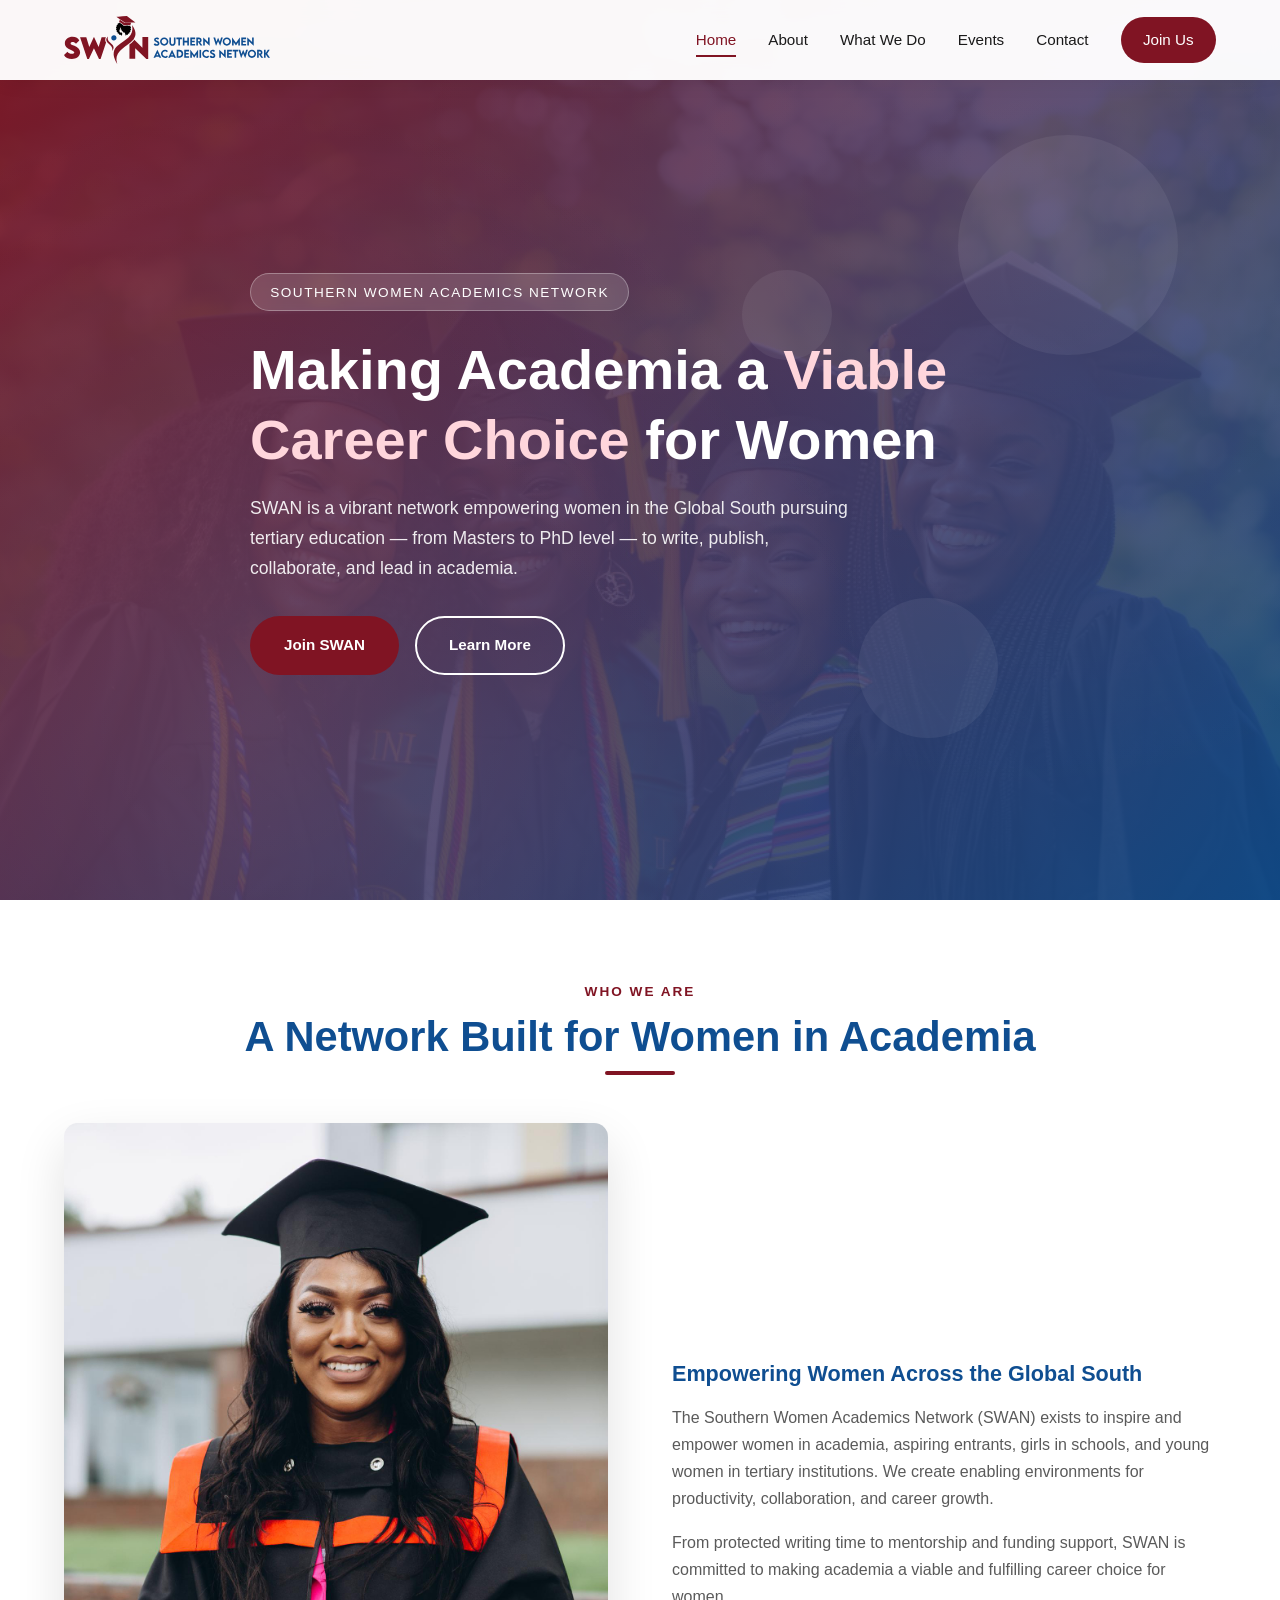
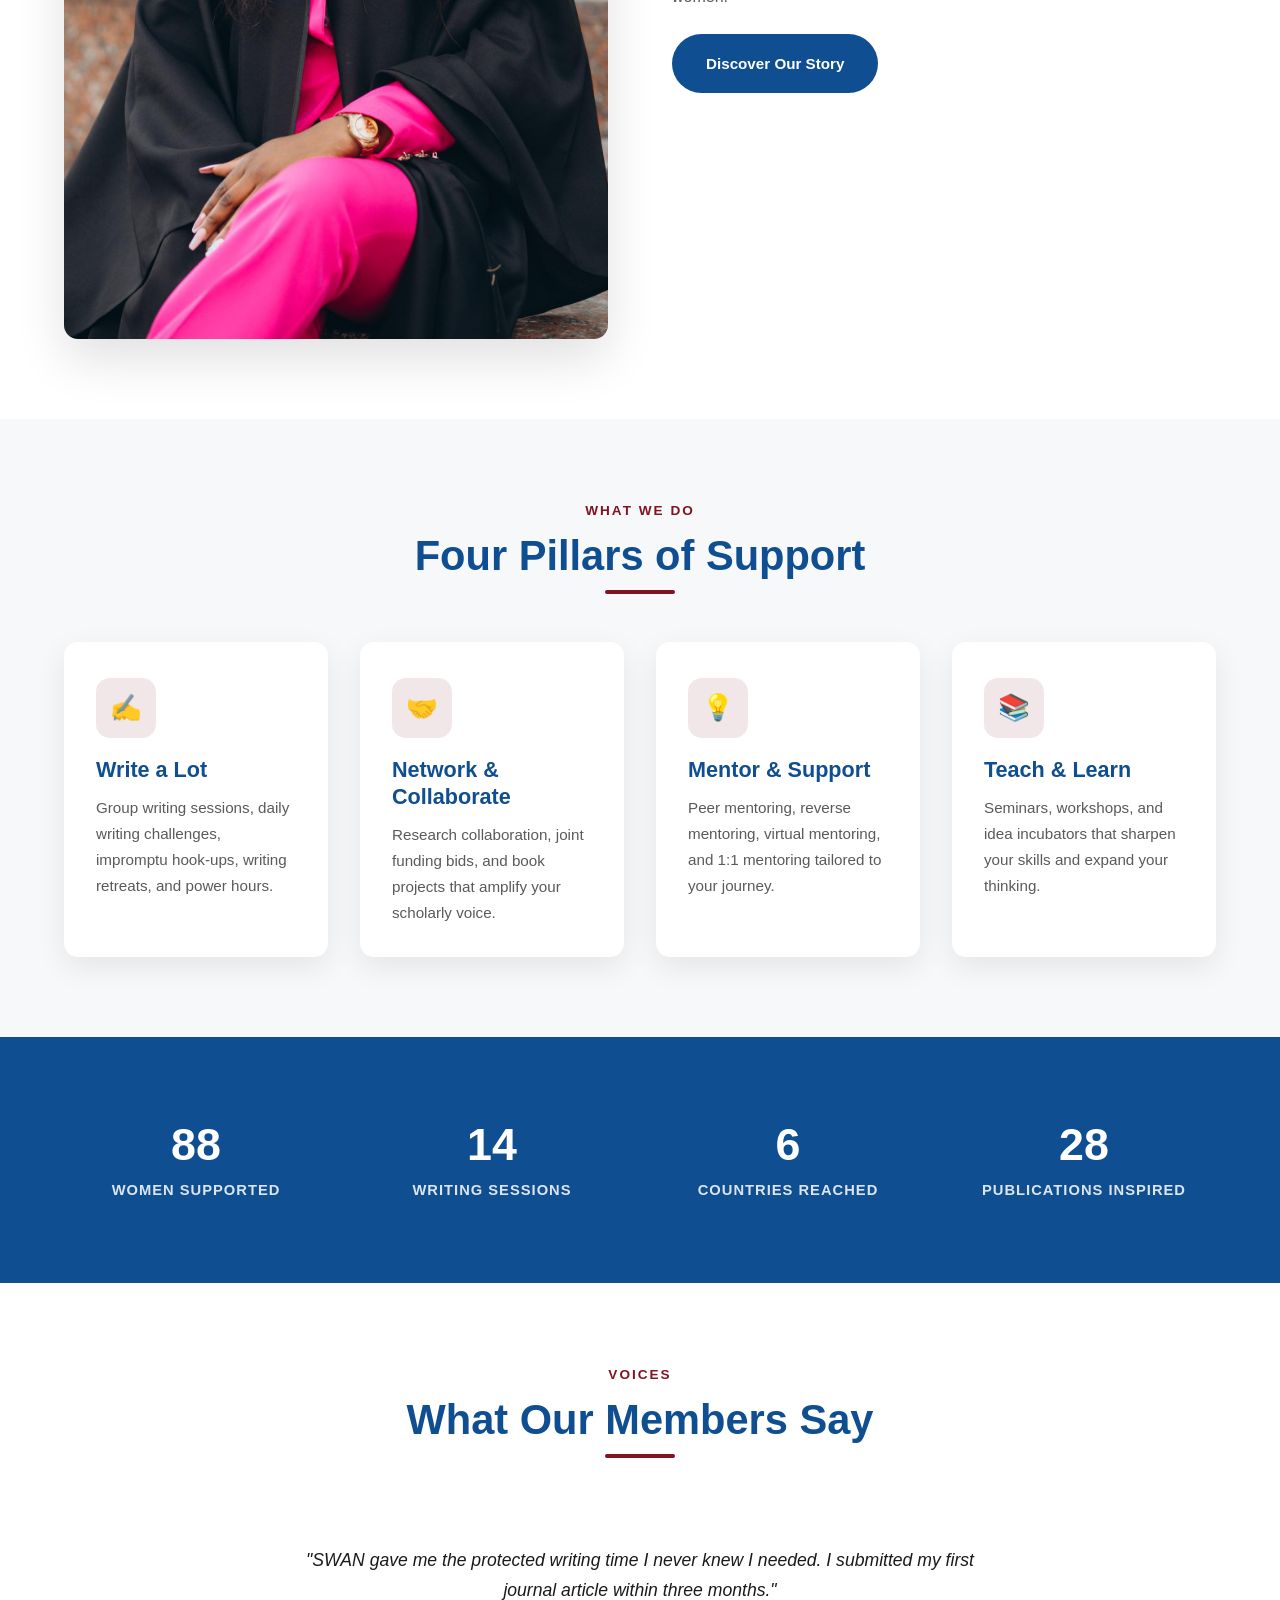
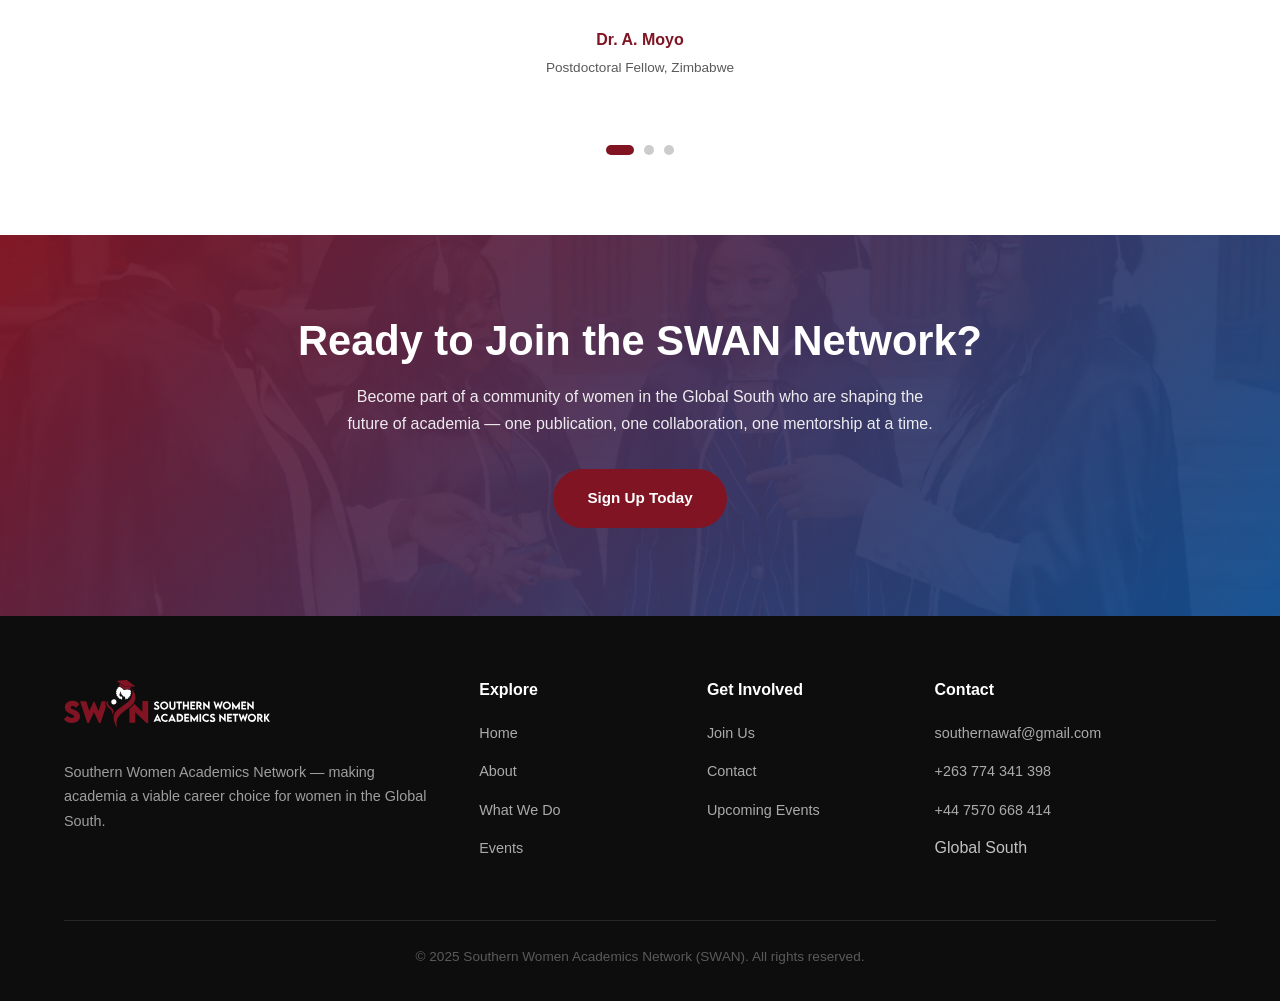
<file: index.html>
<!DOCTYPE html>
<html lang="en">
<head>
  <meta charset="UTF-8" />
  <meta name="viewport" content="width=device-width, initial-scale=1.0" />
  <title>SWAN | Southern Women Academics Network</title>
  <meta
    name="description"
    content="SWAN empowers women in the Global South pursuing tertiary education from Masters to PhD level. Making academia a viable career choice for women."
  />
  <link rel="stylesheet" href="style.css" />
  <link rel="icon" type="image/png" sizes="32x32" href="images/SWAN FAVICON 32px.png" />
<link rel="icon" type="image/png" sizes="180x180" href="images/SWAN FAVICON 180px.png" />
<link rel="apple-touch-icon" href="images/SWAN FAVICON 180px.png" />
</head>
<body>
  <!-- ===== HEADER ===== -->
  <header>
    <div class="container nav">
      <a href="index.html" class="logo">
         <img src="Images/SWAN Logo svg.svg" alt="SWAN Logo" />
      </a>
      <nav class="nav-links">
        <a href="index.html" class="active">Home</a>
        <a href="about.html">About</a>
        <a href="what-we-do.html">What We Do</a>
        <a href="events.html">Events</a>
        <a href="contact.html">Contact</a>
        <a href="join.html" class="nav-cta">Join Us</a>
      </nav>
      <button class="hamburger" aria-label="Toggle navigation">
        <span></span><span></span><span></span>
      </button>
    </div>
  </header>

  <!-- ===== HERO ===== -->
  <section class="hero">
    <div class="hero-shape one"></div>
    <div class="hero-shape two"></div>
    <div class="hero-shape three"></div>
    <div class="container hero-content">
      <span class="hero-badge">Southern Women Academics Network</span>
      <h1>Making Academia a <span>Viable Career Choice</span> for Women</h1>
      <p>
        SWAN is a vibrant network empowering women in the Global South pursuing
        tertiary education — from Masters to PhD level — to write, publish,
        collaborate, and lead in academia.
      </p>
      <div class="hero-buttons">
        <a href="join.html" class="btn btn-primary">Join SWAN</a>
        <a href="about.html" class="btn btn-outline">Learn More</a>
      </div>
    </div>
  </section>

  <!-- ===== INTRO ===== -->
  <section>
    <div class="container">
      <div class="section-title reveal">
        <span>Who We Are</span>
        <h2>A Network Built for Women in Academia</h2>
      </div>
      <div class="about-flex">
        <div class="about-img reveal">
          <img
            src="Images/pink-suit-graduate.jpg"
            alt="Women collaborating in academia"
          />
        </div>
        <div class="reveal">
          <h3>Empowering Women Across the Global South</h3>
          <p style="margin: 1rem 0">
            The Southern Women Academics Network (SWAN) exists to inspire and
            empower women in academia, aspiring entrants, girls in schools, and
            young women in tertiary institutions. We create enabling environments
            for productivity, collaboration, and career growth.
          </p>
          <p style="margin-bottom: 1.5rem">
            From protected writing time to mentorship and funding support, SWAN
            is committed to making academia a viable and fulfilling career
            choice for women.
          </p>
          <a href="about.html" class="btn btn-blue">Discover Our Story</a>
        </div>
      </div>
    </div>
  </section>

  <!-- ===== WHAT WE DO PREVIEW ===== -->
  <section class="bg-light">
    <div class="container">
      <div class="section-title reveal">
        <span>What We Do</span>
        <h2>Four Pillars of Support</h2>
      </div>
      <div class="grid grid-4">
        <div class="card reveal">
          <div class="card-icon">✍️</div>
          <h3>Write a Lot</h3>
          <p>
            Group writing sessions, daily writing challenges, impromptu
            hook-ups, writing retreats, and power hours.
          </p>
        </div>
        <div class="card reveal">
          <div class="card-icon">🤝</div>
          <h3>Network & Collaborate</h3>
          <p>
            Research collaboration, joint funding bids, and book projects that
            amplify your scholarly voice.
          </p>
        </div>
        <div class="card reveal">
          <div class="card-icon">💡</div>
          <h3>Mentor & Support</h3>
          <p>
            Peer mentoring, reverse mentoring, virtual mentoring, and 1:1
            mentoring tailored to your journey.
          </p>
        </div>
        <div class="card reveal">
          <div class="card-icon">📚</div>
          <h3>Teach & Learn</h3>
          <p>
            Seminars, workshops, and idea incubators that sharpen your skills
            and expand your thinking.
          </p>
        </div>
      </div>
    </div>
  </section>

  <!-- ===== STATS ===== -->
  <section class="bg-blue">
    <div class="container">
      <div class="stats-grid">
        <div class="stat reveal">
          <h3 class="counter" data-target="250">0</h3>
          <p>Women Supported</p>
        </div>
        <div class="stat reveal">
          <h3 class="counter" data-target="40">0</h3>
          <p>Writing Sessions</p>
        </div>
        <div class="stat reveal">
          <h3 class="counter" data-target="15">0</h3>
          <p>Countries Reached</p>
        </div>
        <div class="stat reveal">
          <h3 class="counter" data-target="80">0</h3>
          <p>Publications Inspired</p>
        </div>
      </div>
    </div>
  </section>

  <!-- ===== TESTIMONIALS ===== -->
  <section>
    <div class="container">
      <div class="section-title reveal">
        <span>Voices</span>
        <h2>What Our Members Say</h2>
      </div>
      <div class="testimonial-slider reveal">
        <div class="testimonial-track">
          <div class="testimonial">
            <p>
              "SWAN gave me the protected writing time I never knew I needed. I
              submitted my first journal article within three months."
            </p>
            <h4>Dr. A. Moyo</h4>
            <span>Postdoctoral Fellow, Zimbabwe</span>
          </div>
          <div class="testimonial">
            <p>
              "The mentorship I received through SWAN transformed my PhD journey.
              I felt seen, supported, and pushed to excel."
            </p>
            <h4>L. Nkosi</h4>
            <span>PhD Candidate, South Africa</span>
          </div>
          <div class="testimonial">
            <p>
              "Being part of a network of women who understand the challenges of
              academia in the Global South is priceless."
            </p>
            <h4>Dr. F. Adeyemi</h4>
            <span>Lecturer, Nigeria</span>
          </div>
        </div>
        <div class="slider-dots">
          <button class="dot active" aria-label="Slide 1"></button>
          <button class="dot" aria-label="Slide 2"></button>
          <button class="dot" aria-label="Slide 3"></button>
        </div>
      </div>
    </div>
  </section>

  <!-- ===== CTA ===== -->
  <section class="cta-banner">
    <div class="container reveal">
      <h2>Ready to Join the SWAN Network?</h2>
      <p>
        Become part of a community of women in the Global South who are shaping
        the future of academia — one publication, one collaboration, one
        mentorship at a time.
      </p>
      <a href="join.html" class="btn btn-primary">Sign Up Today</a>
    </div>
  </section>

  <!-- ===== FOOTER ===== -->
  <footer>
    <div class="container">
      <div class="footer-grid">
        <div class="footer-brand">
          <div class="logo">
            <a href="index.html" class="logo">
         <img src="Images/SWAN White Logo svg.svg" alt="SWAN Logo" />
      </a>
          </div>
          <p>
            Southern Women Academics Network — making academia a viable career
            choice for women in the Global South.
          </p>
        </div>
        <div class="footer-col">
          <h4>Explore</h4>
          <ul>
            <li><a href="index.html">Home</a></li>
            <li><a href="about.html">About</a></li>
            <li><a href="what-we-do.html">What We Do</a></li>
            <li><a href="events.html">Events</a></li>
          </ul>
        </div>
        <div class="footer-col">
          <h4>Get Involved</h4>
          <ul>
            <li><a href="join.html">Join Us</a></li>
            <li><a href="contact.html">Contact</a></li>
            <li><a href="events.html">Upcoming Events</a></li>
          </ul>
        </div>
        <div class="footer-col">
          <h4>Contact</h4>
          <ul>
            <li><a href="mailto:southernawaf@gmail.com">southernawaf@gmail.com</a></li>
            <li><a href="tel:+263 774 341 398">+263 774 341 398</a></li>
             <li><a href="tel:+44 7570 668 414">+44 7570 668 414</a></li>
            <li>Global South</li>
          </ul>
        </div>
      </div>
      <div class="footer-bottom">
        <p>&copy; 2025 Southern Women Academics Network (SWAN). All rights reserved.</p>
      </div>
    </div>
  </footer>

  <script src="script.js"></script>
</body>
</html>
</file>
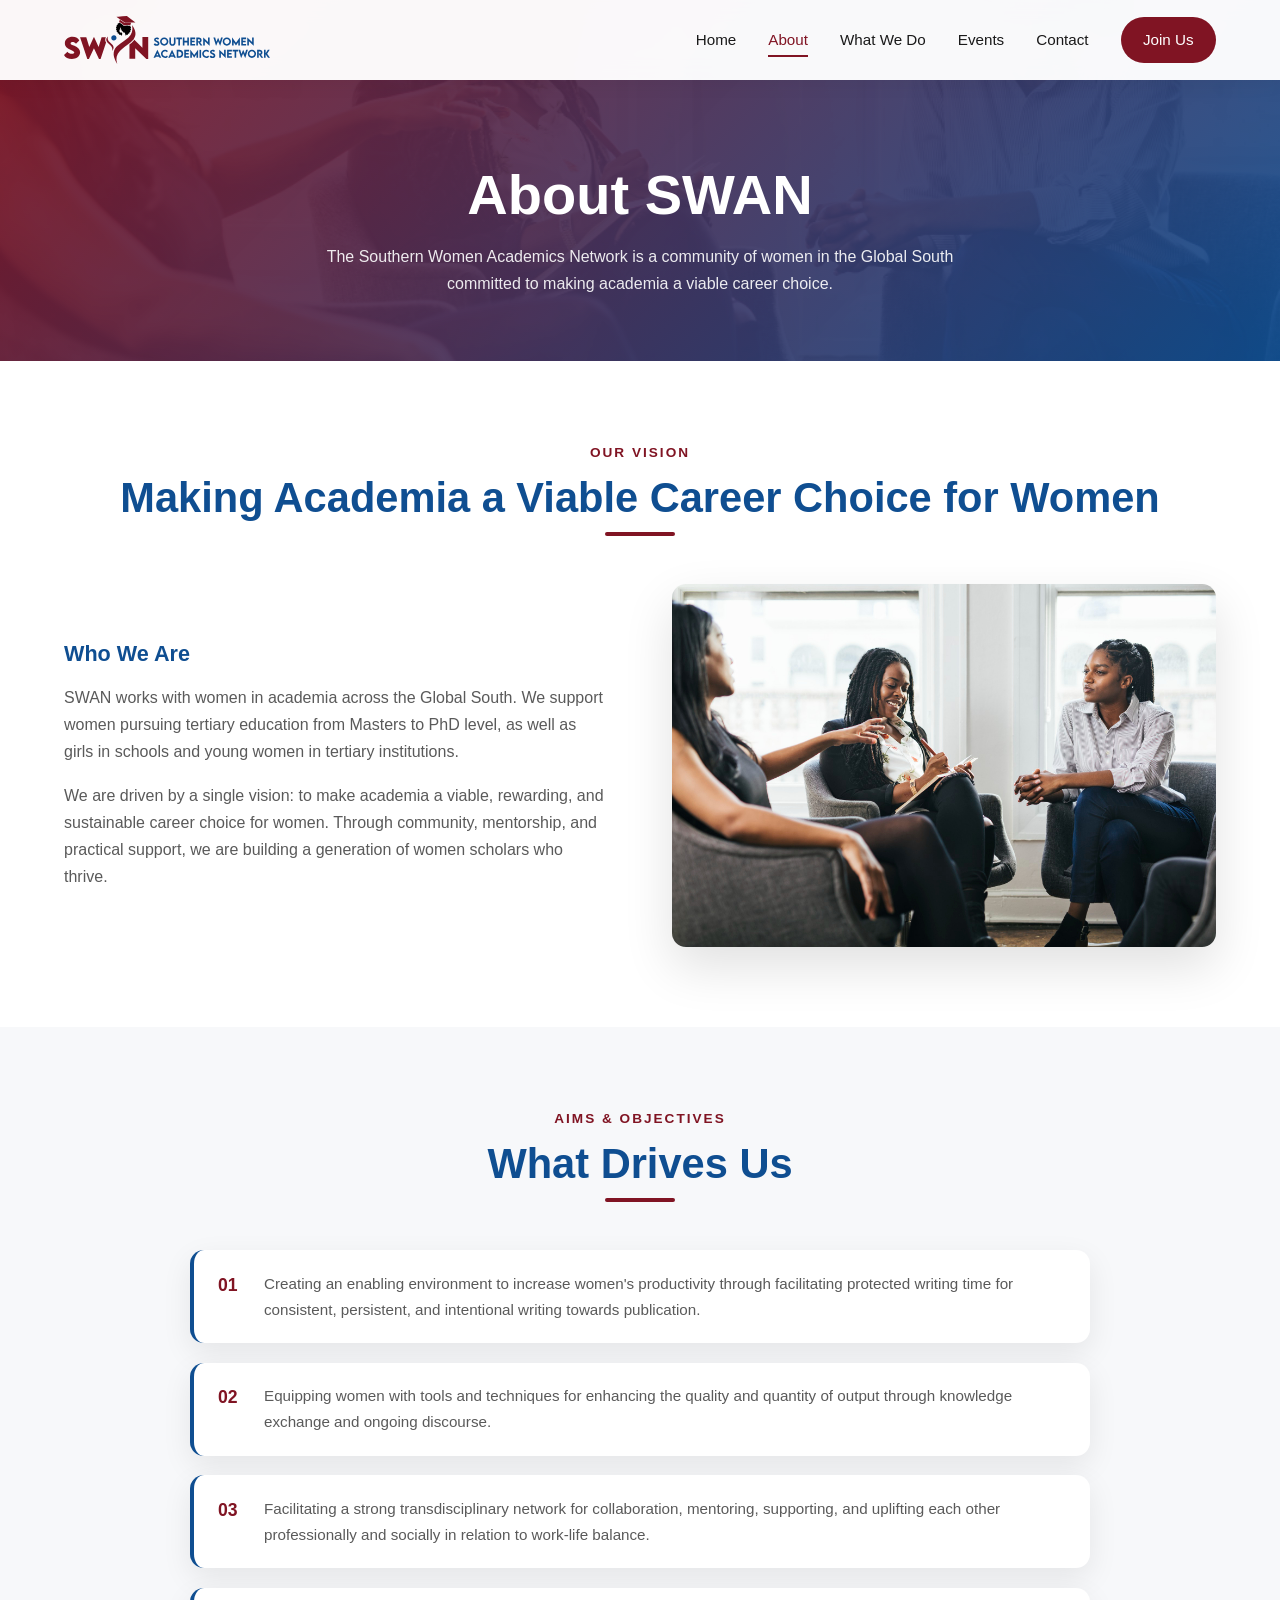
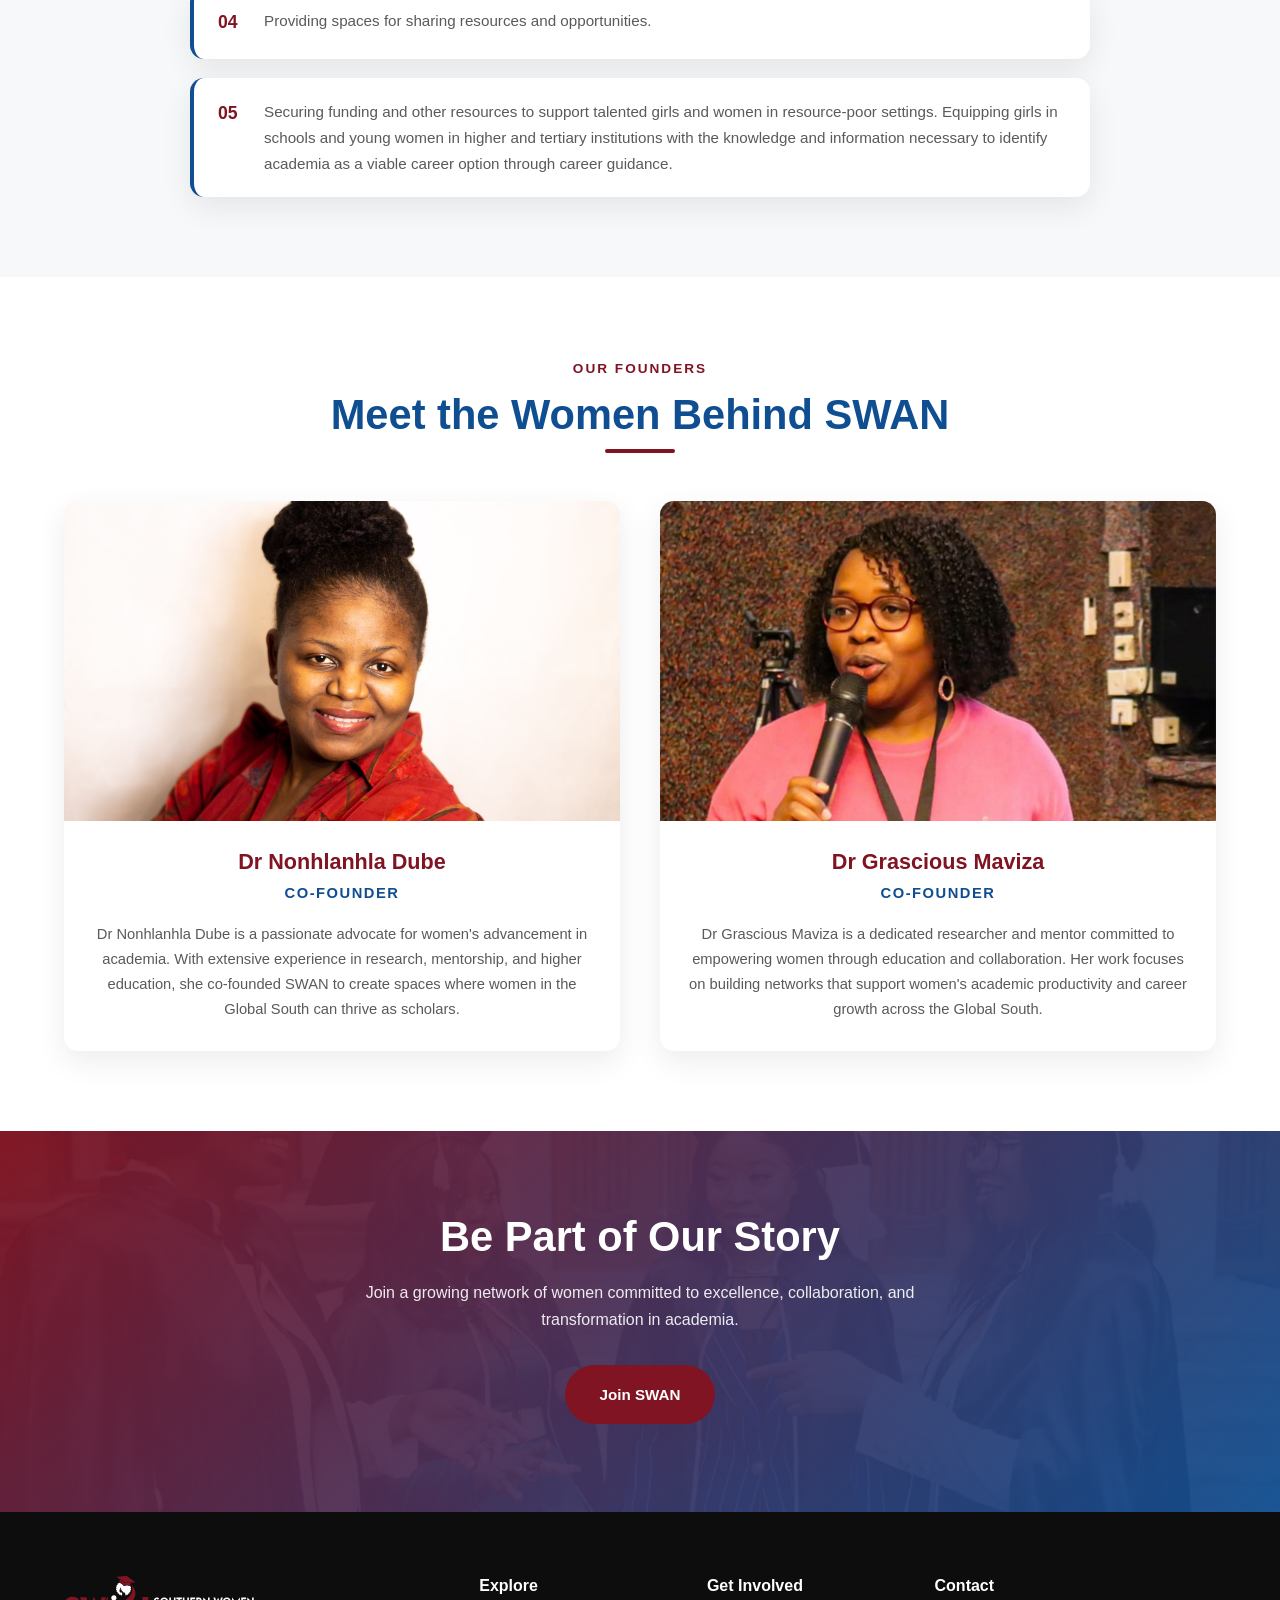
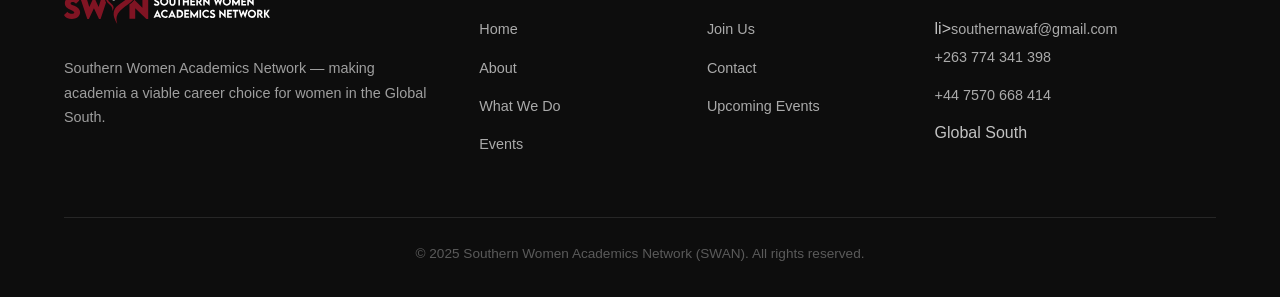
<file: about.html>
<!DOCTYPE html>
<html lang="en">
<head>
  <meta charset="UTF-8" />
  <meta name="viewport" content="width=device-width, initial-scale=1.0" />
  <title>About | SWAN</title>
  <link rel="stylesheet" href="style.css" />
</head>
<body>
  <header>
    <div class="container nav">
      <a href="index.html" class="logo">
          <img src="Images/SWAN Logo svg.svg" alt="SWAN Logo" />
      </a>

      <nav class="nav-links">
        <a href="index.html">Home</a>
        <a href="about.html" class="active">About</a>
        <a href="what-we-do.html">What We Do</a>
        <a href="events.html">Events</a>
        <a href="contact.html">Contact</a>
        <a href="join.html" class="nav-cta">Join Us</a>
      </nav>
      <button class="hamburger" aria-label="Toggle navigation">
        <span></span><span></span><span></span>
      </button>
    </div>
  </header>

  <section class="page-header">
    <div class="container">
      <h1>About SWAN</h1>
      <p>
        The Southern Women Academics Network is a community of women in the
        Global South committed to making academia a viable career choice.
      </p>
    </div>
  </section>

  <!-- VISION & MISSION -->
  <section>
    <div class="container">
      <div class="section-title reveal">
        <span>Our Vision</span>
        <h2>Making Academia a Viable Career Choice for Women</h2>
      </div>
      <div class="about-flex">
        <div class="reveal">
          <h3>Who We Are</h3>
          <p style="margin: 1rem 0">
            SWAN works with women in academia across the Global South. We support
            women pursuing tertiary education from Masters to PhD level, as well
            as girls in schools and young women in tertiary institutions.
          </p>
          <p>
            We are driven by a single vision: to make academia a viable,
            rewarding, and sustainable career choice for women. Through
            community, mentorship, and practical support, we are building a
            generation of women scholars who thrive.
          </p>
        </div>
        <div class="about-img reveal">
          <img
            src="Images/Women discussing.jpg"
            alt="Women in academic discussion"
          />
        </div>
      </div>
    </div>
  </section>

  <!-- AIMS & OBJECTIVES -->
  <section class="bg-light">
    <div class="container">
      <div class="section-title reveal">
        <span>Aims & Objectives</span>
        <h2>What Drives Us</h2>
      </div>
      <div class="aims-list" style="max-width: 900px; margin: 0 auto">
        <div class="aim-item reveal">
          <span class="num">01</span>
          <p>
            Creating an enabling environment to increase women's productivity
            through facilitating protected writing time for consistent,
            persistent, and intentional writing towards publication.
          </p>
        </div>
        <div class="aim-item reveal">
          <span class="num">02</span>
          <p>
            Equipping women with tools and techniques for enhancing the quality
            and quantity of output through knowledge exchange and ongoing
            discourse.
          </p>
        </div>
        <div class="aim-item reveal">
          <span class="num">03</span>
          <p>
            Facilitating a strong transdisciplinary network for collaboration,
            mentoring, supporting, and uplifting each other professionally and
            socially in relation to work-life balance.
          </p>
        </div>
        <div class="aim-item reveal">
          <span class="num">04</span>
          <p>
            Providing spaces for sharing resources and opportunities.
          </p>
        </div>
        <div class="aim-item reveal">
          <span class="num">05</span>
          <p>
            Securing funding and other resources to support talented girls and
            women in resource-poor settings. Equipping girls in schools and
            young women in higher and tertiary institutions with the knowledge
            and information necessary to identify academia as a viable career
            option through career guidance.
          </p>
        </div>
      </div>
    </div>
  </section>

  <!-- FOUNDERS -->
  <section>
    <div class="container">
      <div class="section-title reveal">
        <span>Our Founders</span>
        <h2>Meet the Women Behind SWAN</h2>
      </div>
      <div class="founders-grid">
        <div class="founder-card reveal">
          <img
            src="Images/Dr Noni 2.jpeg"
            alt="Dr Nonhlanhla Dube"
          />
          <div class="founder-info">
            <h3>Dr Nonhlanhla Dube</h3>
            <p class="founder-role">Co-Founder</p>
            <p>
              Dr Nonhlanhla Dube is a passionate advocate for women's
              advancement in academia. With extensive experience in research,
              mentorship, and higher education, she co-founded SWAN to create
              spaces where women in the Global South can thrive as scholars.
            </p>
          </div>
        </div>
        <div class="founder-card reveal">
          <img
            src="Images/Dr Maviza.png"
            alt="Dr Grascious Maviza"
          />
          <div class="founder-info">
            <h3>Dr Grascious Maviza</h3>
            <p class="founder-role">Co-Founder</p>
            <p>
              Dr Grascious Maviza is a dedicated researcher and mentor committed
              to empowering women through education and collaboration. Her work
              focuses on building networks that support women's academic
              productivity and career growth across the Global South.
            </p>
          </div>
        </div>
      </div>
    </div>
  </section>

  <!-- CTA -->
  <section class="cta-banner">
    <div class="container reveal">
      <h2>Be Part of Our Story</h2>
      <p>
        Join a growing network of women committed to excellence, collaboration,
        and transformation in academia.
      </p>
      <a href="join.html" class="btn btn-primary">Join SWAN</a>
    </div>
  </section>

  <footer>
    <div class="container">
      <div class="footer-grid">
        <div class="footer-brand">
          <div class="logo">
            <a href="index.html" class="logo">
         <img src="Images/SWAN White Logo svg.svg" alt="SWAN Logo" />
      </a>
          </div>
          <p>Southern Women Academics Network — making academia a viable career choice for women in the Global South.</p>
        </div>
        <div class="footer-col">
          <h4>Explore</h4>
          <ul>
            <li><a href="index.html">Home</a></li>
            <li><a href="about.html">About</a></li>
            <li><a href="what-we-do.html">What We Do</a></li>
            <li><a href="events.html">Events</a></li>
          </ul>
        </div>
        <div class="footer-col">
          <h4>Get Involved</h4>
          <ul>
            <li><a href="join.html">Join Us</a></li>
            <li><a href="contact.html">Contact</a></li>
            <li><a href="events.html">Upcoming Events</a></li>
          </ul>
        </div>
        <div class="footer-col">
          <h4>Contact</h4>
          <ul>
            li><a href="mailto:southernawaf@gmail.com">southernawaf@gmail.com</a></li>
            <li><a href="tel:+263 774 341 398">+263 774 341 398</a></li>
             <li><a href="tel:+44 7570 668 414">+44 7570 668 414</a></li>
            <li>Global South</li>
          </ul>
        </div>
      </div>
      <div class="footer-bottom">
        <p>&copy; 2025 Southern Women Academics Network (SWAN). All rights reserved.</p>
      </div>
    </div>
  </footer>

  <script src="script.js"></script>
</body>
</html>
</file>
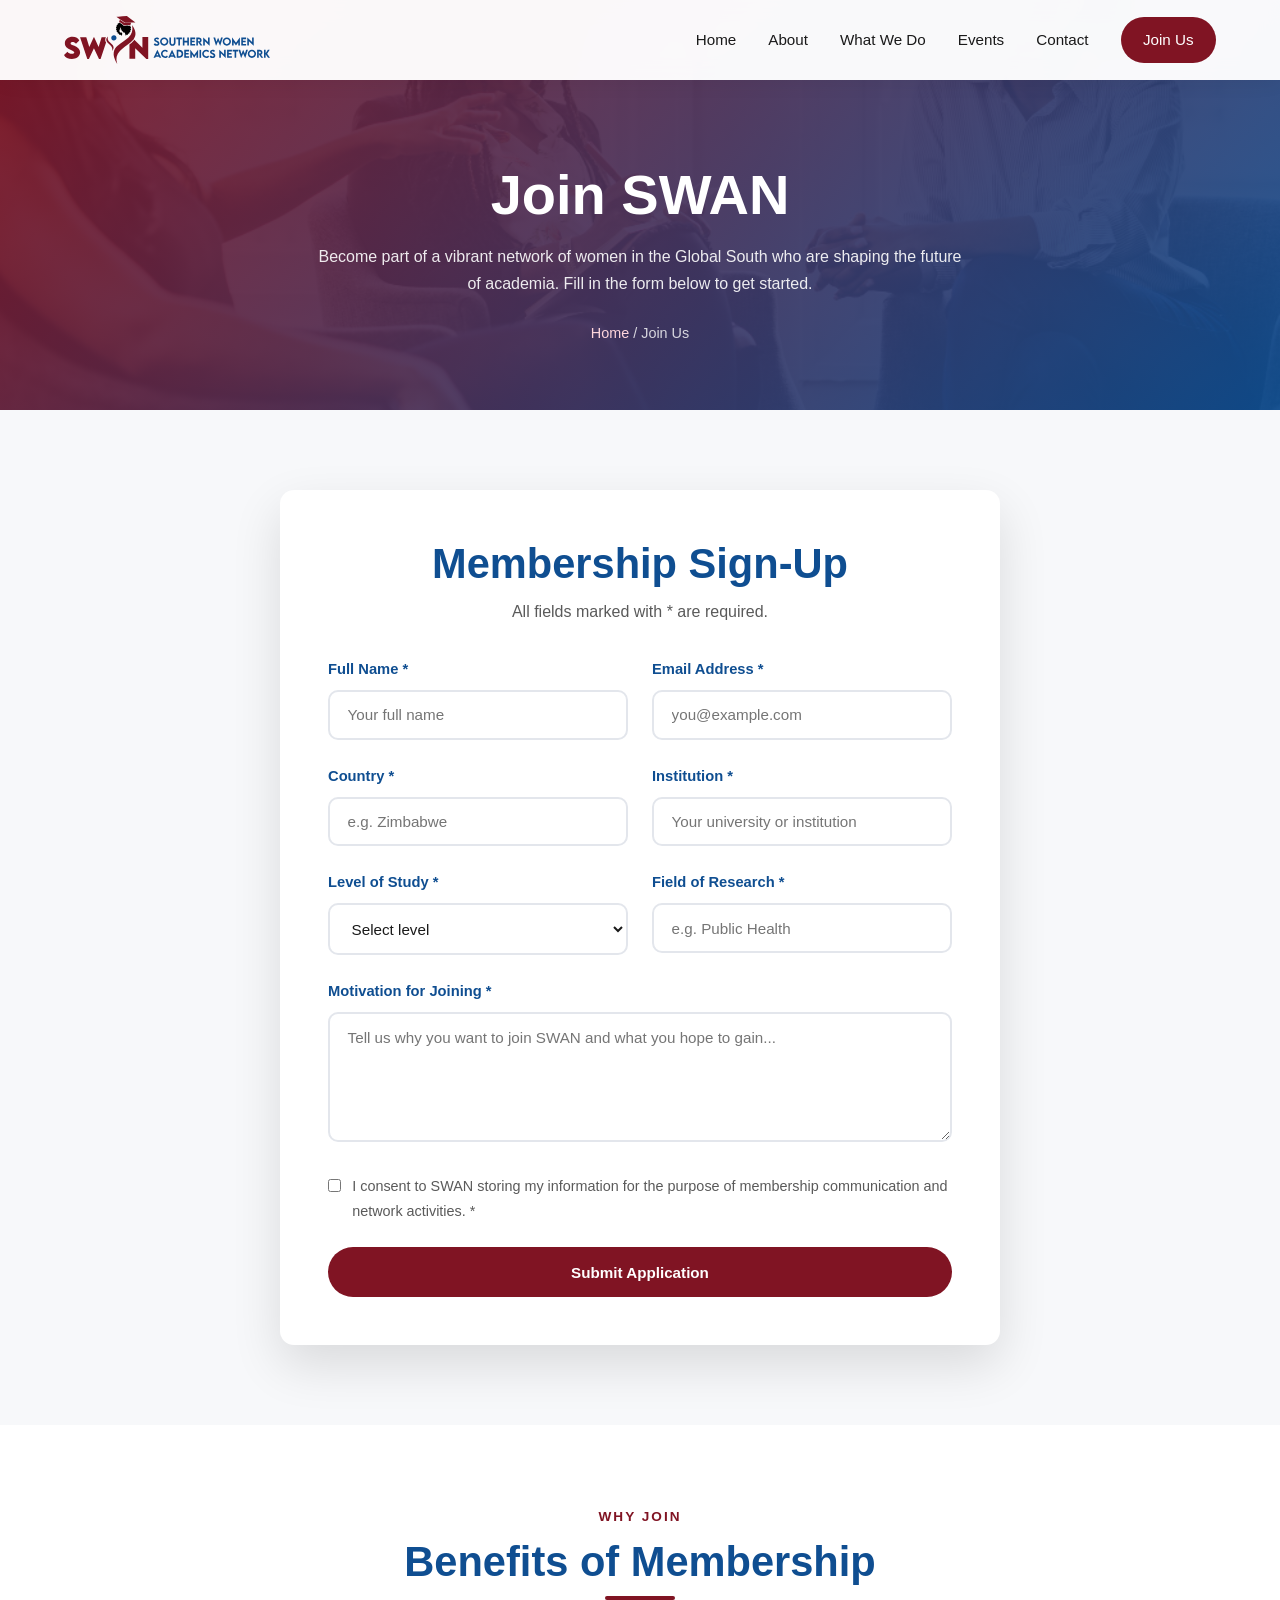
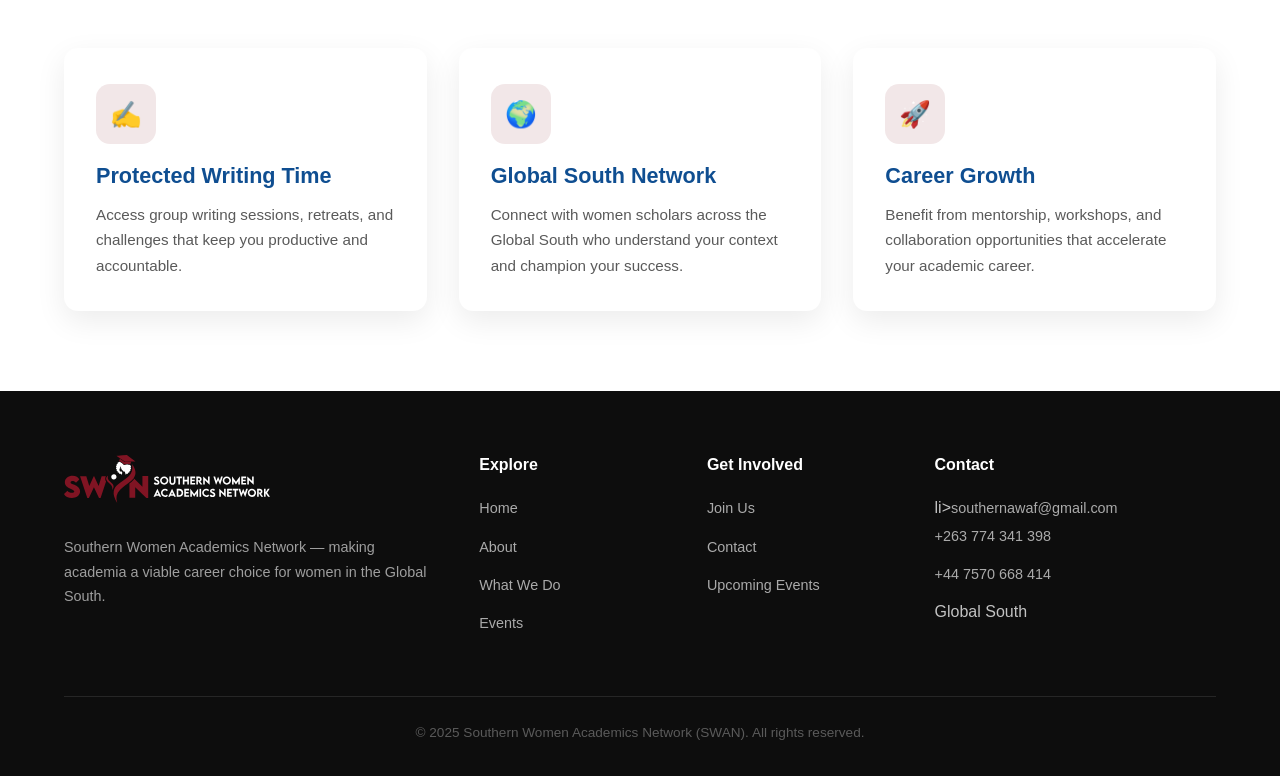
<file: join.html>
<!DOCTYPE html>
<html lang="en">
<head>
  <meta charset="UTF-8" />
  <meta name="viewport" content="width=device-width, initial-scale=1.0" />
  <title>Join Us | SWAN</title>
  <link rel="stylesheet" href="style.css" />
</head>
<body>
  <header>
    <div class="container nav">
      <a href="index.html" class="logo">
         <img src="Images/SWAN Logo svg.svg" alt="SWAN Logo" />
      </a>
      <nav class="nav-links">
        <a href="index.html">Home</a>
        <a href="about.html">About</a>
        <a href="what-we-do.html">What We Do</a>
        <a href="events.html">Events</a>
        <a href="contact.html">Contact</a>
        <a href="join.html" class="nav-cta active">Join Us</a>
      </nav>
      <button class="hamburger" aria-label="Toggle navigation">
        <span></span><span></span><span></span>
      </button>
    </div>
  </header>

  <section class="page-header">
    <div class="container">
      <h1>Join SWAN</h1>
      <p>
        Become part of a vibrant network of women in the Global South who are
        shaping the future of academia. Fill in the form below to get started.
      </p>
      <div class="breadcrumb">
        <a href="index.html">Home</a> / Join Us
      </div>
    </div>
  </section>

  <section class="bg-light">
    <div class="container">
      <div class="form-wrapper reveal">
        <h2 style="text-align: center; margin-bottom: 0.5rem">Membership Sign-Up</h2>
        <p style="text-align: center; margin-bottom: 2rem">
          All fields marked with * are required.
        </p>

        <!-- Replace the action URL with your Formspree endpoint -->
        <form
          action="https://formspree.io/f/xoevzpkj"
          method="POST"
          data-formspree
        >
          <div class="form-row">
            <div class="form-group">
              <label for="name">Full Name *</label>
              <input type="text" id="name" name="name" required placeholder="Your full name" />
            </div>
            <div class="form-group">
              <label for="email">Email Address *</label>
              <input type="email" id="email" name="email" required placeholder="you@example.com" />
            </div>
          </div>

          <div class="form-row">
            <div class="form-group">
              <label for="country">Country *</label>
              <input type="text" id="country" name="country" required placeholder="e.g. Zimbabwe" />
            </div>
            <div class="form-group">
              <label for="institution">Institution *</label>
              <input type="text" id="institution" name="institution" required placeholder="Your university or institution" />
            </div>
          </div>

          <div class="form-row">
            <div class="form-group">
              <label for="study-level">Level of Study *</label>
              <select id="study-level" name="study-level" required>
                <option value="">Select level</option>
                <option value="Masters">Masters</option>
                <option value="PhD">PhD</option>
                <option value="Postdoc">Postdoctoral</option>
                <option value="Early Career">Early Career Researcher</option>
                <option value="Other">Other</option>
              </select>
            </div>
            <div class="form-group">
              <label for="field">Field of Research *</label>
              <input type="text" id="field" name="field" required placeholder="e.g. Public Health" />
            </div>
          </div>

          <div class="form-group">
            <label for="motivation">Motivation for Joining *</label>
            <textarea
              id="motivation"
              name="motivation"
              required
              placeholder="Tell us why you want to join SWAN and what you hope to gain..."
            ></textarea>
          </div>

          <div class="form-group checkbox-group">
            <input type="checkbox" id="consent" name="consent" required />
            <label for="consent">
              I consent to SWAN storing my information for the purpose of
              membership communication and network activities. *
            </label>
          </div>

          <button type="submit" class="btn btn-primary" style="width: 100%">
            Submit Application
          </button>

          <div class="form-message"></div>
        </form>
      </div>
    </div>
  </section>

  <!-- BENEFITS -->
  <section>
    <div class="container">
      <div class="section-title reveal">
        <span>Why Join</span>
        <h2>Benefits of Membership</h2>
      </div>
      <div class="grid grid-3">
        <div class="card reveal">
          <div class="card-icon">✍️</div>
          <h3>Protected Writing Time</h3>
          <p>
            Access group writing sessions, retreats, and challenges that keep
            you productive and accountable.
          </p>
        </div>
        <div class="card reveal">
          <div class="card-icon">🌍</div>
          <h3>Global South Network</h3>
          <p>
            Connect with women scholars across the Global South who understand
            your context and champion your success.
          </p>
        </div>
        <div class="card reveal">
          <div class="card-icon">🚀</div>
          <h3>Career Growth</h3>
          <p>
            Benefit from mentorship, workshops, and collaboration opportunities
            that accelerate your academic career.
          </p>
        </div>
      </div>
    </div>
  </section>

  <footer>
    <div class="container">
      <div class="footer-grid">
        <div class="footer-brand">
          <div class="logo">
             <a href="index.html" class="logo">
         <img src="Images/SWAN White Logo svg.svg" alt="SWAN Logo" />
      </a>
          </div>
          <p>Southern Women Academics Network — making academia a viable career choice for women in the Global South.</p>
        </div>
        <div class="footer-col">
          <h4>Explore</h4>
          <ul>
            <li><a href="index.html">Home</a></li>
            <li><a href="about.html">About</a></li>
            <li><a href="what-we-do.html">What We Do</a></li>
            <li><a href="events.html">Events</a></li>
          </ul>
        </div>
        <div class="footer-col">
          <h4>Get Involved</h4>
          <ul>
            <li><a href="join.html">Join Us</a></li>
            <li><a href="contact.html">Contact</a></li>
            <li><a href="events.html">Upcoming Events</a></li>
          </ul>
        </div>
        <div class="footer-col">
          <h4>Contact</h4>
          <ul>
            li><a href="mailto:southernawaf@gmail.com">southernawaf@gmail.com</a></li>
            <li><a href="tel:+263 774 341 398">+263 774 341 398</a></li>
             <li><a href="tel:+44 7570 668 414">+44 7570 668 414</a></li>
            <li>Global South</li>
          </ul>
        </div>
      </div>
      <div class="footer-bottom">
        <p>&copy; 2025 Southern Women Academics Network (SWAN). All rights reserved.</p>
      </div>
    </div>
  </footer>

  <script src="script.js"></script>
</body>
</html>
</file>
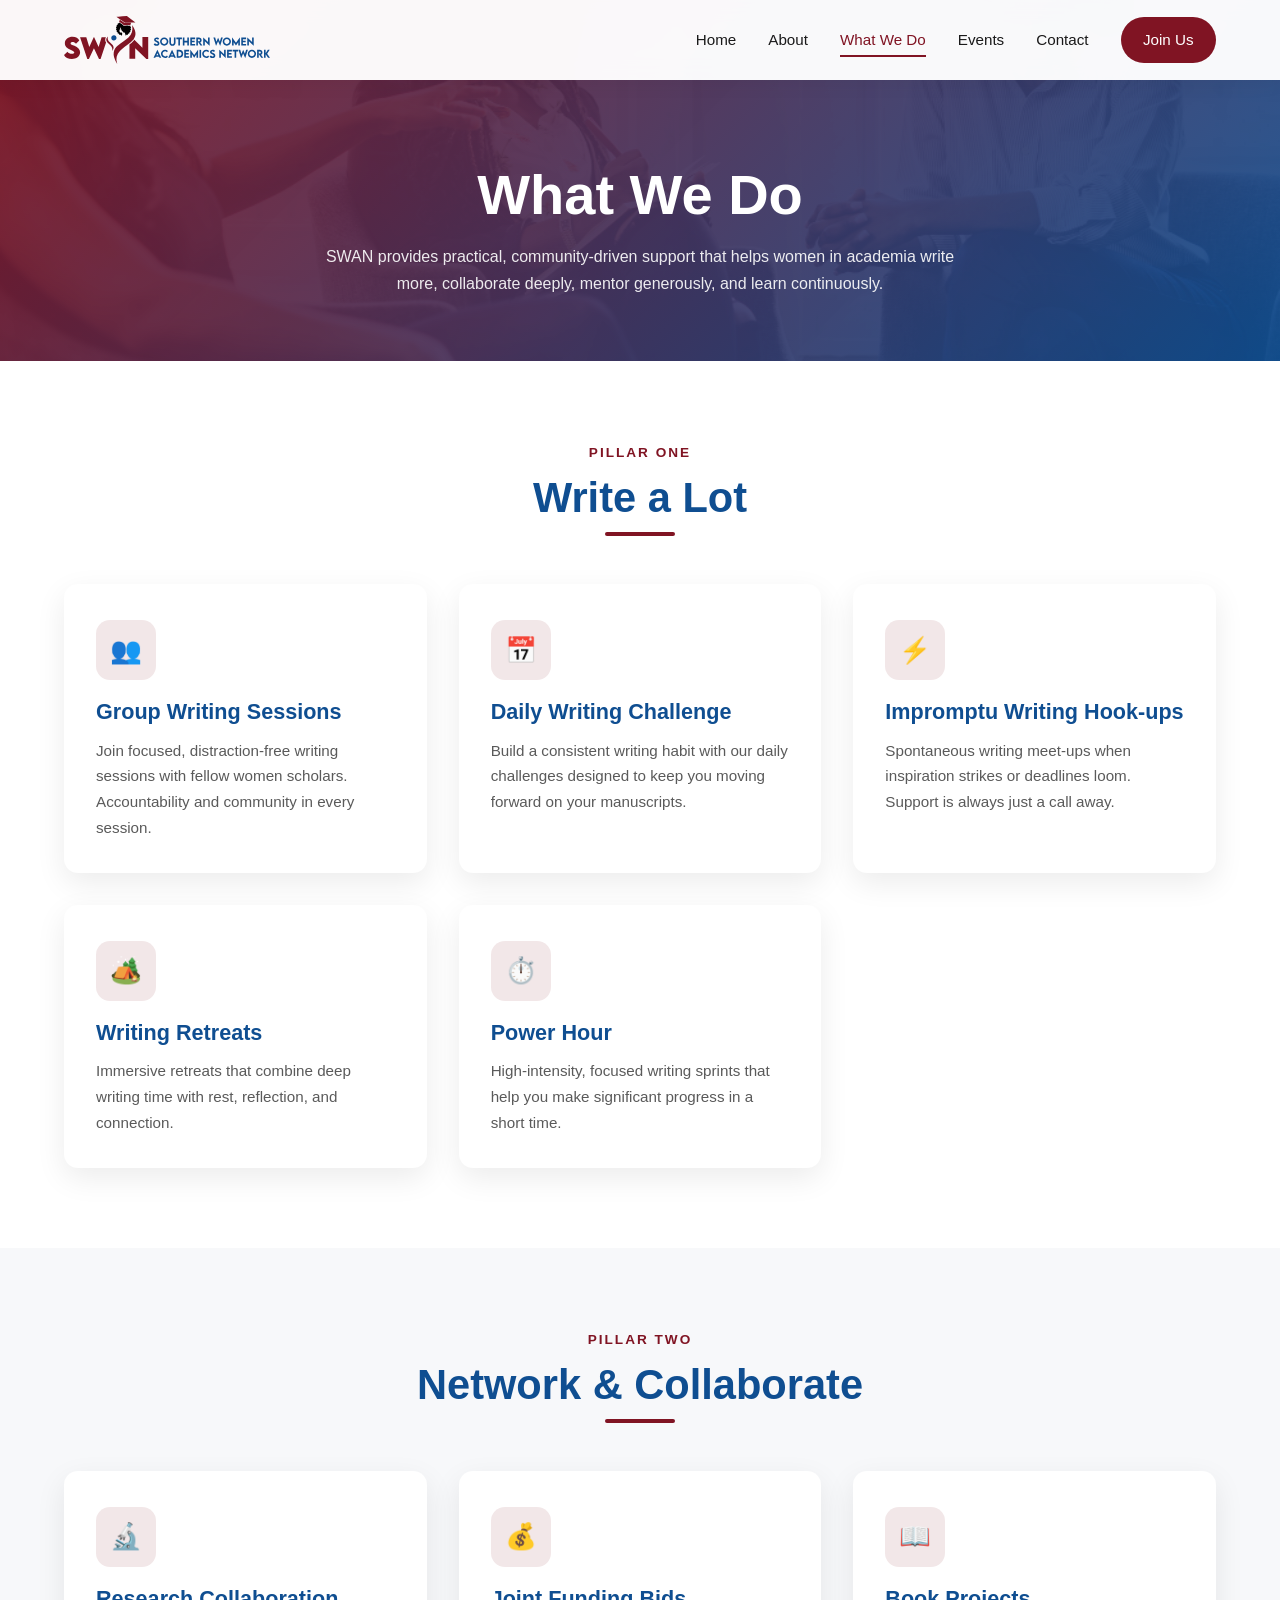
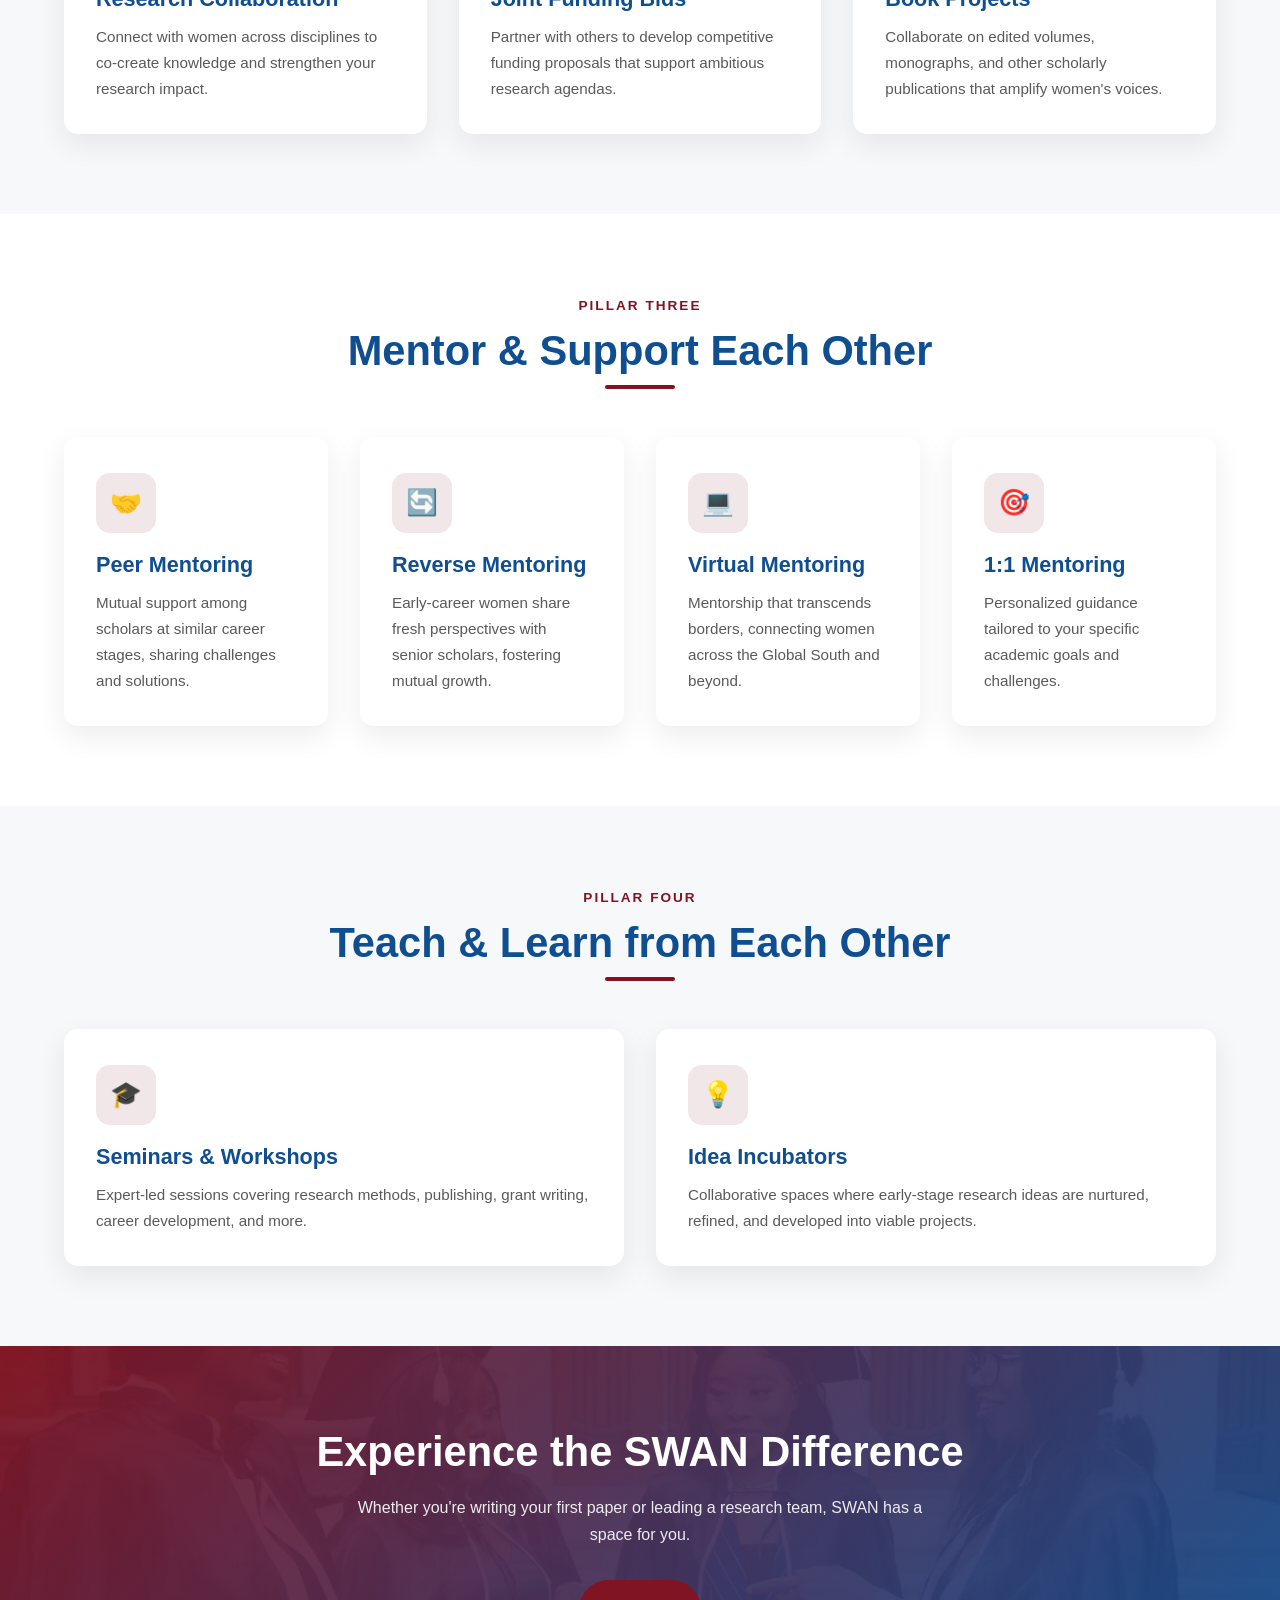
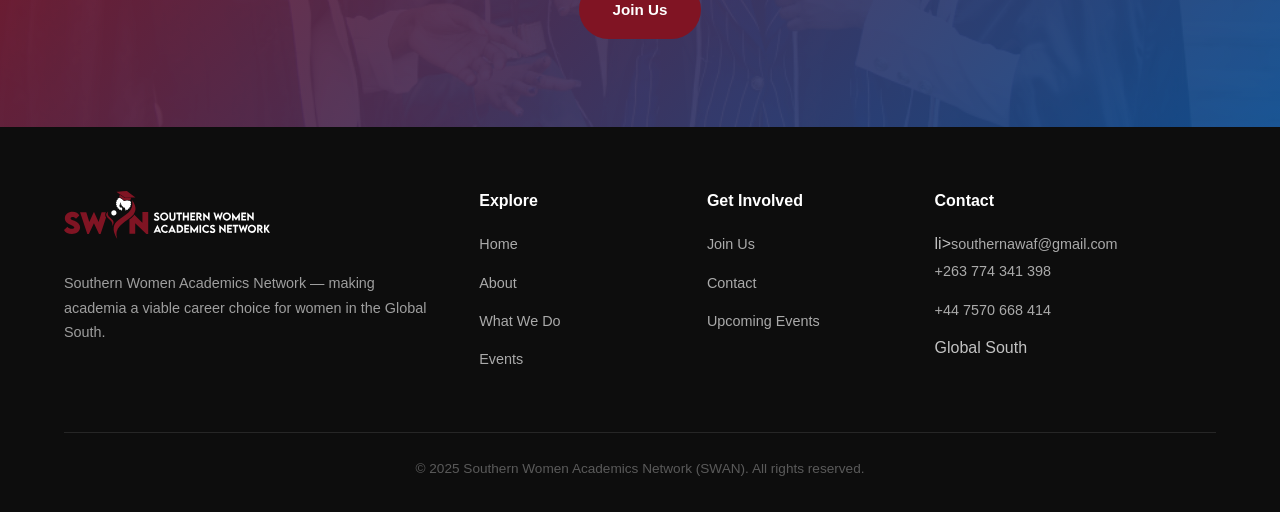
<file: what-we-do.html>
<!DOCTYPE html>
<html lang="en">
<head>
  <meta charset="UTF-8" />
  <meta name="viewport" content="width=device-width, initial-scale=1.0" />
  <title>What We Do | SWAN</title>
  <link rel="stylesheet" href="style.css" />
</head>
<body>
  <header>
    <div class="container nav">
      <a href="index.html" class="logo">
          <img src="Images/SWAN Logo svg.svg" alt="SWAN Logo" />
      </a>
      <nav class="nav-links">
        <a href="index.html">Home</a>
        <a href="about.html">About</a>
        <a href="what-we-do.html" class="active">What We Do</a>
        <a href="events.html">Events</a>
        <a href="contact.html">Contact</a>
        <a href="join.html" class="nav-cta">Join Us</a>
      </nav>
      <button class="hamburger" aria-label="Toggle navigation">
        <span></span><span></span><span></span>
      </button>
    </div>
  </header>

  <section class="page-header">
    <div class="container">
      <h1>What We Do</h1>
      <p>
        SWAN provides practical, community-driven support that helps women in
        academia write more, collaborate deeply, mentor generously, and learn
        continuously.
      </p>
    
    </div>
  </section>

  <!-- WRITE A LOT -->
  <section>
    <div class="container">
      <div class="section-title reveal">
        <span>Pillar One</span>
        <h2>Write a Lot</h2>
      </div>
      <div class="grid grid-3">
        <div class="card reveal">
          <div class="card-icon">👥</div>
          <h3>Group Writing Sessions</h3>
          <p>
            Join focused, distraction-free writing sessions with fellow women
            scholars. Accountability and community in every session.
          </p>
        </div>
        <div class="card reveal">
          <div class="card-icon">📅</div>
          <h3>Daily Writing Challenge</h3>
          <p>
            Build a consistent writing habit with our daily challenges designed
            to keep you moving forward on your manuscripts.
          </p>
        </div>
        <div class="card reveal">
          <div class="card-icon">⚡</div>
          <h3>Impromptu Writing Hook-ups</h3>
          <p>
            Spontaneous writing meet-ups when inspiration strikes or deadlines
            loom. Support is always just a call away.
          </p>
        </div>
        <div class="card reveal">
          <div class="card-icon">🏕️</div>
          <h3>Writing Retreats</h3>
          <p>
            Immersive retreats that combine deep writing time with rest,
            reflection, and connection.
          </p>
        </div>
        <div class="card reveal">
          <div class="card-icon">⏱️</div>
          <h3>Power Hour</h3>
          <p>
            High-intensity, focused writing sprints that help you make
            significant progress in a short time.
          </p>
        </div>
      </div>
    </div>
  </section>

  <!-- NETWORK & COLLABORATE -->
  <section class="bg-light">
    <div class="container">
      <div class="section-title reveal">
        <span>Pillar Two</span>
        <h2>Network & Collaborate</h2>
      </div>
      <div class="grid grid-3">
        <div class="card reveal">
          <div class="card-icon">🔬</div>
          <h3>Research Collaboration</h3>
          <p>
            Connect with women across disciplines to co-create knowledge and
            strengthen your research impact.
          </p>
        </div>
        <div class="card reveal">
          <div class="card-icon">💰</div>
          <h3>Joint Funding Bids</h3>
          <p>
            Partner with others to develop competitive funding proposals that
            support ambitious research agendas.
          </p>
        </div>
        <div class="card reveal">
          <div class="card-icon">📖</div>
          <h3>Book Projects</h3>
          <p>
            Collaborate on edited volumes, monographs, and other scholarly
            publications that amplify women's voices.
          </p>
        </div>
      </div>
    </div>
  </section>

  <!-- MENTOR & SUPPORT -->
  <section>
    <div class="container">
      <div class="section-title reveal">
        <span>Pillar Three</span>
        <h2>Mentor & Support Each Other</h2>
      </div>
      <div class="grid grid-4">
        <div class="card reveal">
          <div class="card-icon">🤝</div>
          <h3>Peer Mentoring</h3>
          <p>
            Mutual support among scholars at similar career stages, sharing
            challenges and solutions.
          </p>
        </div>
        <div class="card reveal">
          <div class="card-icon">🔄</div>
          <h3>Reverse Mentoring</h3>
          <p>
            Early-career women share fresh perspectives with senior scholars,
            fostering mutual growth.
          </p>
        </div>
        <div class="card reveal">
          <div class="card-icon">💻</div>
          <h3>Virtual Mentoring</h3>
          <p>
            Mentorship that transcends borders, connecting women across the
            Global South and beyond.
          </p>
        </div>
        <div class="card reveal">
          <div class="card-icon">🎯</div>
          <h3>1:1 Mentoring</h3>
          <p>
            Personalized guidance tailored to your specific academic goals and
            challenges.
          </p>
        </div>
      </div>
    </div>
  </section>

  <!-- TEACH & LEARN -->
  <section class="bg-light">
    <div class="container">
      <div class="section-title reveal">
        <span>Pillar Four</span>
        <h2>Teach & Learn from Each Other</h2>
      </div>
      <div class="grid grid-2">
        <div class="card reveal">
          <div class="card-icon">🎓</div>
          <h3>Seminars & Workshops</h3>
          <p>
            Expert-led sessions covering research methods, publishing, grant
            writing, career development, and more.
          </p>
        </div>
        <div class="card reveal">
          <div class="card-icon">💡</div>
          <h3>Idea Incubators</h3>
          <p>
            Collaborative spaces where early-stage research ideas are nurtured,
            refined, and developed into viable projects.
          </p>
        </div>
      </div>
    </div>
  </section>

  <!-- CTA -->
  <section class="cta-banner">
    <div class="container reveal">
      <h2>Experience the SWAN Difference</h2>
      <p>
        Whether you're writing your first paper or leading a research team,
        SWAN has a space for you.
      </p>
      <a href="join.html" class="btn btn-primary">Join Us</a>
    </div>
  </section>

  <footer>
    <div class="container">
      <div class="footer-grid">
        <div class="footer-brand">
          <div class="logo">
             <a href="index.html" class="logo">
         <img src="Images/SWAN White Logo svg.svg" alt="SWAN Logo" />
      </a>
          </div>
          <p>Southern Women Academics Network — making academia a viable career choice for women in the Global South.</p>
        </div>
        <div class="footer-col">
          <h4>Explore</h4>
          <ul>
            <li><a href="index.html">Home</a></li>
            <li><a href="about.html">About</a></li>
            <li><a href="what-we-do.html">What We Do</a></li>
            <li><a href="events.html">Events</a></li>
          </ul>
        </div>
        <div class="footer-col">
          <h4>Get Involved</h4>
          <ul>
            <li><a href="join.html">Join Us</a></li>
            <li><a href="contact.html">Contact</a></li>
            <li><a href="events.html">Upcoming Events</a></li>
          </ul>
        </div>
        <div class="footer-col">
          <h4>Contact</h4>
          <ul>
            li><a href="mailto:southernawaf@gmail.com">southernawaf@gmail.com</a></li>
            <li><a href="tel:+263 774 341 398">+263 774 341 398</a></li>
             <li><a href="tel:+44 7570 668 414">+44 7570 668 414</a></li>
            <li>Global South</li>
          </ul>
        </div>
      </div>
      <div class="footer-bottom">
        <p>&copy; 2025 Southern Women Academics Network (SWAN). All rights reserved.</p>
      </div>
    </div>
  </footer>

  <script src="script.js"></script>
</body>
</html>
</file>
<file: style.css>
/* ===============================
   SWAN — Southern Women Academics Network
   Global Styles
   =============================== */

:root {
  --burgundy: #801423;
  --blue: #0f4e91;
  --white: #ffffff;
  --light: #f7f8fa;
  --dark: #1a1a1a;
  --grey: #5a5a5a;
  --shadow: 0 10px 30px rgba(0, 0, 0, 0.08);
  --shadow-lg: 0 20px 50px rgba(0, 0, 0, 0.12);
  --radius: 14px;
  --transition: all 0.35s cubic-bezier(0.25, 0.8, 0.25, 1);
}

* {
  margin: 0;
  padding: 0;
  box-sizing: border-box;
}

html {
  scroll-behavior: smooth;
}

body {
  font-family: "Segoe UI", "Helvetica Neue", Arial, sans-serif;
  color: var(--dark);
  background: var(--white);
  line-height: 1.7;
  overflow-x: hidden;
}

img {
  max-width: 100%;
  display: block;
}

a {
  text-decoration: none;
  color: inherit;
}

ul {
  list-style: none;
}

.container {
  width: 90%;
  max-width: 1200px;
  margin: 0 auto;
}

/* ===============================
   Typography
   =============================== */

h1, h2, h3, h4 {
  font-weight: 700;
  line-height: 1.25;
  color: var(--blue);
}

h1 { font-size: clamp(2.2rem, 5vw, 3.5rem); }
h2 { font-size: clamp(1.8rem, 4vw, 2.6rem); }
h3 { font-size: 1.35rem; }

p { color: var(--grey); }

.section-title {
  text-align: center;
  margin-bottom: 3rem;
}

.section-title span {
  display: block;
  color: var(--burgundy);
  font-weight: 600;
  letter-spacing: 2px;
  text-transform: uppercase;
  font-size: 0.85rem;
  margin-bottom: 0.5rem;
}

.section-title h2 {
  position: relative;
  display: block;
  padding-bottom: 0.75rem;
}

.section-title h2::after {
  content: "";
  position: absolute;
  bottom: 0;
  left: 50%;
  transform: translateX(-50%);
  width: 70px;
  height: 4px;
  background: var(--burgundy);
  border-radius: 2px;
}

/* ===============================
   Buttons
   =============================== */

.btn {
  display: inline-block;
  padding: 0.9rem 2rem;
  border-radius: 50px;
  font-weight: 600;
  font-size: 0.95rem;
  cursor: pointer;
  border: 2px solid transparent;
  transition: var(--transition);
  position: relative;
  overflow: hidden;
}

.btn-primary {
  background: var(--burgundy);
  color: var(--white);
}

.btn-primary:hover {
  background: var(--blue);
  transform: translateY(-3px);
  box-shadow: var(--shadow);
}

.btn-outline {
  background: transparent;
  color: var(--white);
  border-color: var(--white);
}

.btn-outline:hover {
  background: var(--white);
  color: var(--burgundy);
  transform: translateY(-3px);
}

.btn-blue {
  background: var(--blue);
  color: var(--white);
}

.btn-blue:hover {
  background: var(--burgundy);
  transform: translateY(-3px);
  box-shadow: var(--shadow);
}

/* ===============================
   Navigation
   =============================== */

header {
  position: fixed;
  top: 0;
  left: 0;
  width: 100%;
  z-index: 1000;
  background: rgba(255, 255, 255, 0.97);
  backdrop-filter: blur(10px);
  box-shadow: 0 2px 20px rgba(0, 0, 0, 0.06);
  transition: var(--transition);
}

header.scrolled {
  box-shadow: 0 4px 25px rgba(0, 0, 0, 0.12);
}

.nav {
  display: flex;
  align-items: center;
  justify-content: space-between;
  padding: 1rem 0;
}

.logo {
  display: flex;
  align-items: center;
  transition: var(--transition);
}

.logo img {
  height: 48px;        /* controls logo height */
  width: auto;         /* keeps horizontal proportion */
  max-width: 220px;    /* prevents it from getting too wide */
  object-fit: contain;
  display: block;
}

.logo:hover img {
  opacity: 0.85;
}

.nav-links {
  display: flex;
  gap: 2rem;
  align-items: center;
}

.nav-links a {
  font-weight: 500;
  font-size: 0.95rem;
  color: var(--dark);
  position: relative;
  padding: 0.25rem 0;
  transition: var(--transition);
}

.nav-links a::after {
  content: "";
  position: absolute;
  bottom: 0;
  left: 0;
  width: 0;
  height: 2px;
  background: var(--burgundy);
  transition: var(--transition);
}

.nav-links a:hover,
.nav-links a.active {
  color: var(--burgundy);
}

.nav-links a:hover::after,
.nav-links a.active::after {
  width: 100%;
}

.nav-cta {
  padding: 0.6rem 1.4rem !important;
  background: var(--burgundy);
  color: var(--white) !important;
  border-radius: 50px;
  font-weight: 600;
}

.nav-cta::after {
  display: none;
}

.nav-cta:hover {
  background: var(--blue);
  transform: translateY(-2px);
}

.hamburger {
  display: none;
  flex-direction: column;
  gap: 5px;
  cursor: pointer;
  background: none;
  border: none;
}

.hamburger span {
  width: 26px;
  height: 3px;
  background: var(--burgundy);
  border-radius: 3px;
  transition: var(--transition);
}

.hamburger.active span:nth-child(1) {
  transform: translateY(8px) rotate(45deg);
}
.hamburger.active span:nth-child(2) {
  opacity: 0;
}
.hamburger.active span:nth-child(3) {
  transform: translateY(-8px) rotate(-45deg);
}

/* ===============================
   Hero
   =============================== */

.hero {
  min-height: 100vh;
  display: flex;
  align-items: center;
  position: relative;
  background:
    linear-gradient(135deg, rgba(128, 20, 35, 0.92), rgba(15, 78, 145, 0.88)),
    url("Images/University\ Women.jpg")
      center/cover no-repeat;
  color: var(--white);
  padding: 8rem 0 5rem;
  overflow: hidden;
}

.hero::before {
  content: "";
  position: absolute;
  inset: 0;
  background:
    radial-gradient(circle at 20% 80%, rgba(255, 255, 255, 0.08) 0%, transparent 50%),
    radial-gradient(circle at 80% 20%, rgba(255, 255, 255, 0.06) 0%, transparent 50%);
  pointer-events: none;
}

.hero-content {
  position: relative;
  z-index: 2;
  max-width: 780px;
}

.hero-badge {
  display: inline-block;
  background: rgba(255, 255, 255, 0.15);
  border: 1px solid rgba(255, 255, 255, 0.3);
  padding: 0.4rem 1.2rem;
  border-radius: 50px;
  font-size: 0.85rem;
  letter-spacing: 1.5px;
  text-transform: uppercase;
  margin-bottom: 1.5rem;
  backdrop-filter: blur(4px);
}

.hero h1 {
  color: var(--white);
  margin-bottom: 1.2rem;
}

.hero h1 span {
  color: #ffd6dc;
}

.hero p {
  color: rgba(255, 255, 255, 0.9);
  font-size: 1.1rem;
  margin-bottom: 2rem;
  max-width: 600px;
}

.hero-buttons {
  display: flex;
  gap: 1rem;
  flex-wrap: wrap;
}

/* Hero floating shapes */
.hero-shape {
  position: absolute;
  border-radius: 50%;
  background: rgba(255, 255, 255, 0.06);
  animation: float 8s ease-in-out infinite;
}

.hero-shape.one {
  width: 220px;
  height: 220px;
  top: 15%;
  right: 8%;
}

.hero-shape.two {
  width: 140px;
  height: 140px;
  bottom: 18%;
  right: 22%;
  animation-delay: 2s;
}

.hero-shape.three {
  width: 90px;
  height: 90px;
  top: 30%;
  right: 35%;
  animation-delay: 4s;
}

@keyframes float {
  0%, 100% { transform: translateY(0) rotate(0deg); }
  50% { transform: translateY(-25px) rotate(10deg); }
}

/* ===============================
   Page Header (inner pages)
   =============================== */

.page-header {
  padding: 10rem 0 4rem;
  background:
    linear-gradient(135deg, rgba(128, 20, 35, 0.94), rgba(15, 78, 145, 0.92)),
    url("Images/Women\ discussing.jpg")
      center/cover no-repeat;
  color: var(--white);
  text-align: center;
  position: relative;
}

.page-header h1 {
  color: var(--white);
  margin-bottom: 0.8rem;
}

.page-header p {
  color: rgba(255, 255, 255, 0.9);
  max-width: 650px;
  margin: 0 auto;
}

.breadcrumb {
  margin-top: 1.5rem;
  font-size: 0.9rem;
  color: rgba(255, 255, 255, 0.8);
}

.breadcrumb a {
  color: #ffd6dc;
  transition: var(--transition);
}

.breadcrumb a:hover {
  color: var(--white);
}

/* ===============================
   Sections
   =============================== */

section {
  padding: 5rem 0;
}

.bg-light {
  background: var(--light);
}

.bg-blue {
  background: var(--blue);
  color: var(--white);
}

.bg-blue h2,
.bg-blue h3 {
  color: var(--white);
}

.bg-blue p {
  color: rgba(255, 255, 255, 0.85);
}

/* ===============================
   Cards
   =============================== */

.grid {
  display: grid;
  gap: 2rem;
}

.grid-2 { grid-template-columns: repeat(2, 1fr); }
.grid-3 { grid-template-columns: repeat(3, 1fr); }
.grid-4 { grid-template-columns: repeat(4, 1fr); }

.card {
  background: var(--white);
  border-radius: var(--radius);
  padding: 2rem;
  box-shadow: var(--shadow);
  transition: var(--transition);
  border-top: 4px solid transparent;
  height: 100%;
}

.card:hover {
  transform: translateY(-8px);
  box-shadow: var(--shadow-lg);
  border-top-color: var(--burgundy);
}

.card-icon {
  width: 60px;
  height: 60px;
  border-radius: 14px;
  display: flex;
  align-items: center;
  justify-content: center;
  font-size: 1.6rem;
  margin-bottom: 1.2rem;
  background: rgba(128, 20, 35, 0.1);
  color: var(--burgundy);
  transition: var(--transition);
}

.card:hover .card-icon {
  background: var(--burgundy);
  color: var(--white);
  transform: rotate(-6deg) scale(1.05);
}

.card h3 {
  margin-bottom: 0.7rem;
}

.card p {
  font-size: 0.95rem;
}

/* ===============================
   About / Founders
   =============================== */

.about-flex {
  display: grid;
  grid-template-columns: 1fr 1fr;
  gap: 4rem;
  align-items: center;
}

.about-img {
  border-radius: var(--radius);
  overflow: hidden;
  box-shadow: var(--shadow-lg);
  position: relative;
}

.about-img img {
  width: 100%;
  height: 100%;
  object-fit: cover;
  transition: var(--transition);
}

.about-img:hover img {
  transform: scale(1.05);
}

.founders-grid {
  display: grid;
  grid-template-columns: repeat(2, 1fr);
  gap: 2.5rem;
}

.founder-card {
  background: var(--white);
  border-radius: var(--radius);
  overflow: hidden;
  box-shadow: var(--shadow);
  transition: var(--transition);
  text-align: center;
}

.founder-card:hover {
  transform: translateY(-8px);
  box-shadow: var(--shadow-lg);
}

.founder-card img {
  width: 100%;
  height: 320px;
  object-fit: cover;
  transition: var(--transition);
}

.founder-card:hover img {
  transform: scale(1.05);
}

.founder-info {
  padding: 1.8rem;
}

.founder-info h3 {
  color: var(--burgundy);
  margin-bottom: 0.3rem;
}

.founder-role {
  font-size: 0.85rem;
  text-transform: uppercase;
  letter-spacing: 1.5px;
  color: var(--blue);
  font-weight: 600;
  margin-bottom: 1rem;
}

.founder-info p {
  font-size: 0.92rem;
}

/* ===============================
   Values / Aims list
   =============================== */

.aims-list {
  display: grid;
  gap: 1.2rem;
}

.aim-item {
  display: flex;
  gap: 1rem;
  background: var(--white);
  padding: 1.3rem 1.5rem;
  border-radius: var(--radius);
  box-shadow: var(--shadow);
  transition: var(--transition);
  border-left: 4px solid var(--blue);
}

.aim-item:hover {
  transform: translateX(6px);
  border-left-color: var(--burgundy);
}

.aim-item .num {
  font-weight: 800;
  color: var(--burgundy);
  font-size: 1.1rem;
  min-width: 30px;
}

.aim-item p {
  font-size: 0.95rem;
  margin: 0;
}

/* ===============================
   Events
   =============================== */

.event-filters {
  display: flex;
  justify-content: center;
  gap: 0.8rem;
  margin-bottom: 2.5rem;
  flex-wrap: wrap;
}

.filter-btn {
  padding: 0.6rem 1.5rem;
  border-radius: 50px;
  border: 2px solid var(--blue);
  background: transparent;
  color: var(--blue);
  font-weight: 600;
  cursor: pointer;
  transition: var(--transition);
  font-size: 0.9rem;
}

.filter-btn:hover,
.filter-btn.active {
  background: var(--blue);
  color: var(--white);
}

.events-grid {
  display: grid;
  grid-template-columns: repeat(auto-fill, minmax(280px, 1fr));
  gap: 2rem;
}

.event-card {
  background: var(--white);
  border-radius: var(--radius);
  overflow: hidden;
  box-shadow: var(--shadow);
  transition: var(--transition);
  display: flex;
  flex-direction: column;
}

.event-card:hover {
  transform: translateY(-8px);
  box-shadow: var(--shadow-lg);
}

.event-poster {
  position: relative;
  width: 100%;
  aspect-ratio: 1 / 1;
  overflow: hidden;
}

.event-poster img {
  width: 100%;
  height: 100%;
  object-fit: cover;
  transition: var(--transition);
}

.event-card:hover .event-poster img {
  transform: scale(1.08);
}

.event-tag {
  position: absolute;
  top: 1rem;
  left: 1rem;
  background: var(--burgundy);
  color: var(--white);
  padding: 0.35rem 1rem;
  border-radius: 50px;
  font-size: 0.75rem;
  font-weight: 700;
  text-transform: uppercase;
  letter-spacing: 1px;
}

.event-tag.past {
  background: var(--blue);
}

.event-body {
  padding: 1.5rem;
  flex: 1;
  display: flex;
  flex-direction: column;
}

.event-date {
  font-size: 0.85rem;
  color: var(--burgundy);
  font-weight: 600;
  margin-bottom: 0.5rem;
}

.event-body h3 {
  font-size: 1.15rem;
  margin-bottom: 0.6rem;
}

.event-body p {
  font-size: 0.9rem;
  flex: 1;
}

/* ===============================
   Join / Forms
   =============================== */

.form-wrapper {
  max-width: 720px;
  margin: 0 auto;
  background: var(--white);
  padding: 3rem;
  border-radius: var(--radius);
  box-shadow: var(--shadow-lg);
}

.form-group {
  margin-bottom: 1.5rem;
}

.form-row {
  display: grid;
  grid-template-columns: 1fr 1fr;
  gap: 1.5rem;
}

label {
  display: block;
  font-weight: 600;
  margin-bottom: 0.5rem;
  color: var(--blue);
  font-size: 0.92rem;
}

input,
select,
textarea {
  width: 100%;
  padding: 0.9rem 1.1rem;
  border: 2px solid #e3e6ec;
  border-radius: 10px;
  font-family: inherit;
  font-size: 0.95rem;
  transition: var(--transition);
  background: var(--white);
  color: var(--dark);
}

input:focus,
select:focus,
textarea:focus {
  outline: none;
  border-color: var(--blue);
  box-shadow: 0 0 0 4px rgba(15, 78, 145, 0.1);
}

textarea {
  resize: vertical;
  min-height: 130px;
}

.checkbox-group {
  display: flex;
  align-items: flex-start;
  gap: 0.7rem;
}

.checkbox-group input {
  width: auto;
  margin-top: 0.3rem;
  accent-color: var(--burgundy);
}

.checkbox-group label {
  font-weight: 400;
  color: var(--grey);
  font-size: 0.9rem;
  margin: 0;
}

.form-message {
  margin-top: 1rem;
  padding: 1rem;
  border-radius: 10px;
  font-size: 0.92rem;
  display: none;
}

.form-message.success {
  display: block;
  background: #e6f4ea;
  color: #1e7e34;
  border: 1px solid #b7e1c1;
}

.form-message.error {
  display: block;
  background: #fdecea;
  color: #b71c1c;
  border: 1px solid #f5c6cb;
}

/* ===============================
   Contact
   =============================== */

.contact-grid {
  display: grid;
  grid-template-columns: 1fr 1.2fr;
  gap: 3rem;
}

.contact-info-card {
  background: var(--blue);
  color: var(--white);
  padding: 2.5rem;
  border-radius: var(--radius);
  box-shadow: var(--shadow-lg);
}

.contact-info-card h3 {
  color: var(--white);
  margin-bottom: 1.5rem;
}

.contact-item {
  display: flex;
  gap: 1rem;
  margin-bottom: 1.5rem;
  align-items: flex-start;
}

.contact-item .icon {
  width: 44px;
  height: 44px;
  border-radius: 12px;
  background: rgba(255, 255, 255, 0.15);
  display: flex;
  align-items: center;
  justify-content: center;
  font-size: 1.1rem;
  flex-shrink: 0;
}

.contact-item p {
  color: rgba(255, 255, 255, 0.9);
  font-size: 0.92rem;
  margin: 0;
}

.contact-item strong {
  display: block;
  color: var(--white);
  margin-bottom: 0.2rem;
}

.socials {
  display: flex;
  gap: 0.8rem;
  margin-top: 2rem;
}

.socials a {
  width: 42px;
  height: 42px;
  border-radius: 50%;
  background: rgba(255, 255, 255, 0.15);
  display: flex;
  align-items: center;
  justify-content: center;
  transition: var(--transition);
  overflow: hidden;
}

.socials a img {
  width: 20px;
  height: 20px;
  object-fit: contain;
  display: block;
  transition: var(--transition);
}

.socials a:hover {
  background: var(--burgundy);
  transform: translateY(-4px);
}

.socials a:hover img {
  transform: scale(1.1);
}

/* ===============================
   Testimonials
   =============================== */

.testimonial-slider {
  position: relative;
  max-width: 800px;
  margin: 0 auto;
  overflow: hidden;
}

.testimonial-track {
  display: flex;
  transition: transform 0.6s cubic-bezier(0.25, 0.8, 0.25, 1);
}

.testimonial {
  min-width: 100%;
  padding: 2.5rem;
  text-align: center;
}

.testimonial p {
  font-size: 1.1rem;
  font-style: italic;
  color: var(--dark);
  margin-bottom: 1.5rem;
}

.testimonial h4 {
  color: var(--burgundy);
  margin-bottom: 0.2rem;
}

.testimonial span {
  font-size: 0.85rem;
  color: var(--grey);
}

.slider-dots {
  display: flex;
  justify-content: center;
  gap: 0.6rem;
  margin-top: 1.5rem;
}

.dot {
  width: 10px;
  height: 10px;
  border-radius: 50%;
  background: #ccc;
  border: none;
  cursor: pointer;
  transition: var(--transition);
}

.dot.active {
  background: var(--burgundy);
  width: 28px;
  border-radius: 10px;
}

/* ===============================
   Stats
   =============================== */

.stats-grid {
  display: grid;
  grid-template-columns: repeat(4, 1fr);
  gap: 2rem;
  text-align: center;
}

.stat h3 {
  font-size: 2.8rem;
  color: var(--white);
  margin-bottom: 0.3rem;
}

.stat p {
  font-size: 0.92rem;
  text-transform: uppercase;
  letter-spacing: 1px;
  font-weight: 600;
}

/* ===============================
   CTA Banner
   =============================== */

.cta-banner {
  background:
    linear-gradient(135deg, rgba(128, 20, 35, 0.95), rgba(15, 78, 145, 0.95)),
    url("Images/graduating\ women.jpg")
      center/cover no-repeat;
  color: var(--white);
  text-align: center;
  padding: 5rem 0;
}

.cta-banner h2 {
  color: var(--white);
  margin-bottom: 1rem;
}

.cta-banner p {
  color: rgba(255, 255, 255, 0.9);
  max-width: 600px;
  margin: 0 auto 2rem;
}

/* ===============================
   Footer
   =============================== */

footer {
  background: #0d0d0d;
  color: rgba(255, 255, 255, 0.75);
  padding: 4rem 0 2rem;
}

.footer-grid {
  display: grid;
  grid-template-columns: 2fr 1fr 1fr 1.5fr;
  gap: 2.5rem;
  margin-bottom: 3rem;
}

.footer-brand .logo {
  color: var(--white);
  margin-bottom: 1rem;
}

.footer-brand p {
  color: rgba(255, 255, 255, 0.6);
  font-size: 0.9rem;
}

.footer-col h4 {
  color: var(--white);
  margin-bottom: 1.2rem;
  font-size: 1rem;
}

.footer-col ul li {
  margin-bottom: 0.7rem;
}

.footer-col ul a {
  color: rgba(255, 255, 255, 0.65);
  font-size: 0.9rem;
  transition: var(--transition);
}

.footer-col ul a:hover {
  color: var(--white);
  padding-left: 5px;
}

.footer-bottom {
  border-top: 1px solid rgba(255, 255, 255, 0.1);
  padding-top: 1.5rem;
  text-align: center;
  font-size: 0.85rem;
  color: rgba(255, 255, 255, 0.5);
}

/* ===============================
   Scroll Reveal
   =============================== */

.reveal {
  opacity: 0;
  transform: translateY(40px);
  transition: opacity 0.8s ease, transform 0.8s ease;
}

.reveal.visible {
  opacity: 1;
  transform: translateY(0);
}

/* ===============================
   Responsive
   =============================== */

@media (max-width: 992px) {
  .grid-4 { grid-template-columns: repeat(2, 1fr); }
  .grid-3 { grid-template-columns: repeat(2, 1fr); }
  .about-flex { grid-template-columns: 1fr; gap: 2.5rem; }
  .contact-grid { grid-template-columns: 1fr; }
  .footer-grid { grid-template-columns: 1fr 1fr; }
  .stats-grid { grid-template-columns: repeat(2, 1fr); }
}

@media (max-width: 768px) {
  .nav-links {
    position: fixed;
    top: 0;
    right: -100%;
    width: 75%;
    max-width: 320px;
    height: 100vh;
    background: var(--white);
    flex-direction: column;
    justify-content: center;
    gap: 2rem;
    box-shadow: -10px 0 30px rgba(0, 0, 0, 0.1);
    transition: right 0.4s ease;
    z-index: 999;
  }

  .nav-links.open {
    right: 0;
  }

  .hamburger {
    display: flex;
    z-index: 1001;
  }

  .grid-2,
  .grid-3,
  .grid-4 { grid-template-columns: 1fr; }

  .founders-grid { grid-template-columns: 1fr; }

  .form-row { grid-template-columns: 1fr; }

  .form-wrapper { padding: 2rem 1.5rem; }

  .footer-grid { grid-template-columns: 1fr; }

  .stats-grid { grid-template-columns: 1fr 1fr; }

  .hero { min-height: 90vh; }
}

/* ===============================
   WHO WE ARE (Home intro)
   =============================== */

.who-top {
  display: grid;
  grid-template-columns: 1.2fr 1fr;
  gap: 3rem;
  align-items: end;
  margin-bottom: 3rem;
}

.who-top-left h2 {
  margin: 0.4rem 0 1.5rem;
}

.who-top-right p {
  color: var(--grey);
  font-size: 1rem;
  line-height: 1.75;
}

.section-label {
  display: inline-block;
  color: var(--burgundy);
  font-weight: 700;
  letter-spacing: 3px;
  text-transform: uppercase;
  font-size: 0.8rem;
  margin-bottom: 0.6rem;
}

/* Two-column bottom grid */
.who-grid {
  display: grid;
  grid-template-columns: 1.3fr 1fr;
  gap: 1.5rem;
  align-items: stretch;
}

/* Image card with caption overlay */
.who-image {
  position: relative;
  border-radius: var(--radius);
  overflow: hidden;
  box-shadow: var(--shadow-lg);
  min-height: 300px;
}

.who-image img {
  width: 100%;
  height: 100%;
  object-fit: cover;
  display: block;
  transition: var(--transition);
}

.who-image:hover img {
  transform: scale(1.04);
}

.who-image-caption {
  position: absolute;
  left: 0;
  right: 0;
  bottom: 0;
  padding: 2rem;
  color: var(--white);
  background: linear-gradient(
    to top,
    rgba(0, 0, 0, 0.82) 0%,
    rgba(0, 0, 0, 0.55) 55%,
    transparent 100%
  );
}

.who-image-caption h3 {
  color: var(--white);
  margin-bottom: 0.5rem;
}

.who-image-caption p {
  color: rgba(255, 255, 255, 0.88);
  font-size: 0.92rem;
  margin: 0;
  max-width: 480px;
}

/* Stacked info cards */
.who-cards {
  display: grid;
  grid-template-rows: 1fr 1fr;
  gap: 1.5rem;
}

.who-card {
  border-radius: var(--radius);
  padding: 1.5rem;
  display: flex;
  flex-direction: column;
  justify-content: center;
  transition: var(--transition);
}

.who-card:hover {
  transform: translateY(-5px);
  box-shadow: var(--shadow-lg);
}

.who-card h3 {
  margin-bottom: 0.7rem;
}

.who-card-light {
  background: #e8eff8;               /* soft blue tint */
  border: 1px solid #d5e2f3;
}

.who-card-light h3 {
  color: var(--blue);
}

.who-card-light p {
  color: var(--grey);
  margin: 0;
}

.who-card-solid {
  background: linear-gradient(135deg, var(--burgundy), var(--blue));
  color: var(--white);
}

.who-card-solid h3 {
  color: var(--white);
}

.who-card-solid p {
  color: rgba(255, 255, 255, 0.9);
  margin: 0;
}

/* Responsive */
@media (max-width: 992px) {
  .who-top {
    grid-template-columns: 1fr;
    gap: 1.5rem;
    align-items: start;
  }
  .who-grid {
    grid-template-columns: 1fr;
  }
  .who-image {
    min-height: 380px;
  }
  .who-cards {
    grid-template-rows: auto auto;
  }
}
</file>
